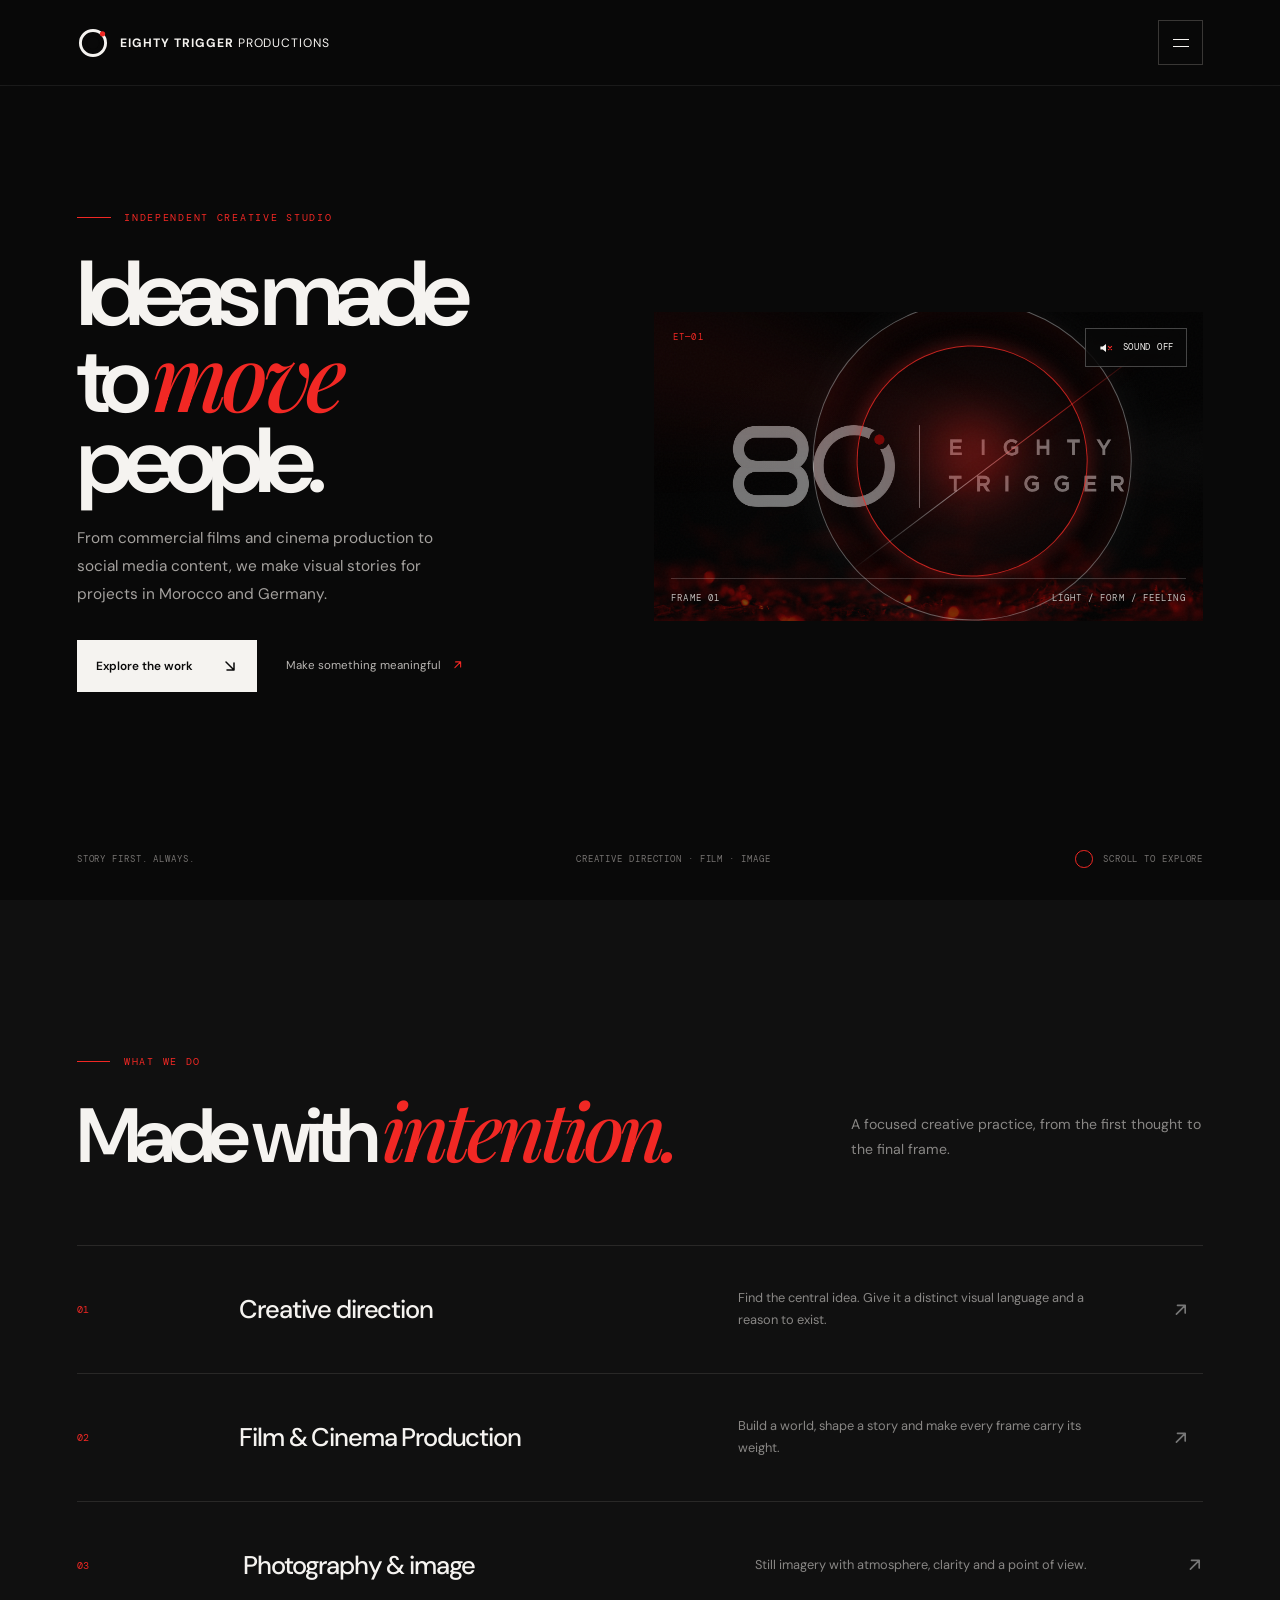
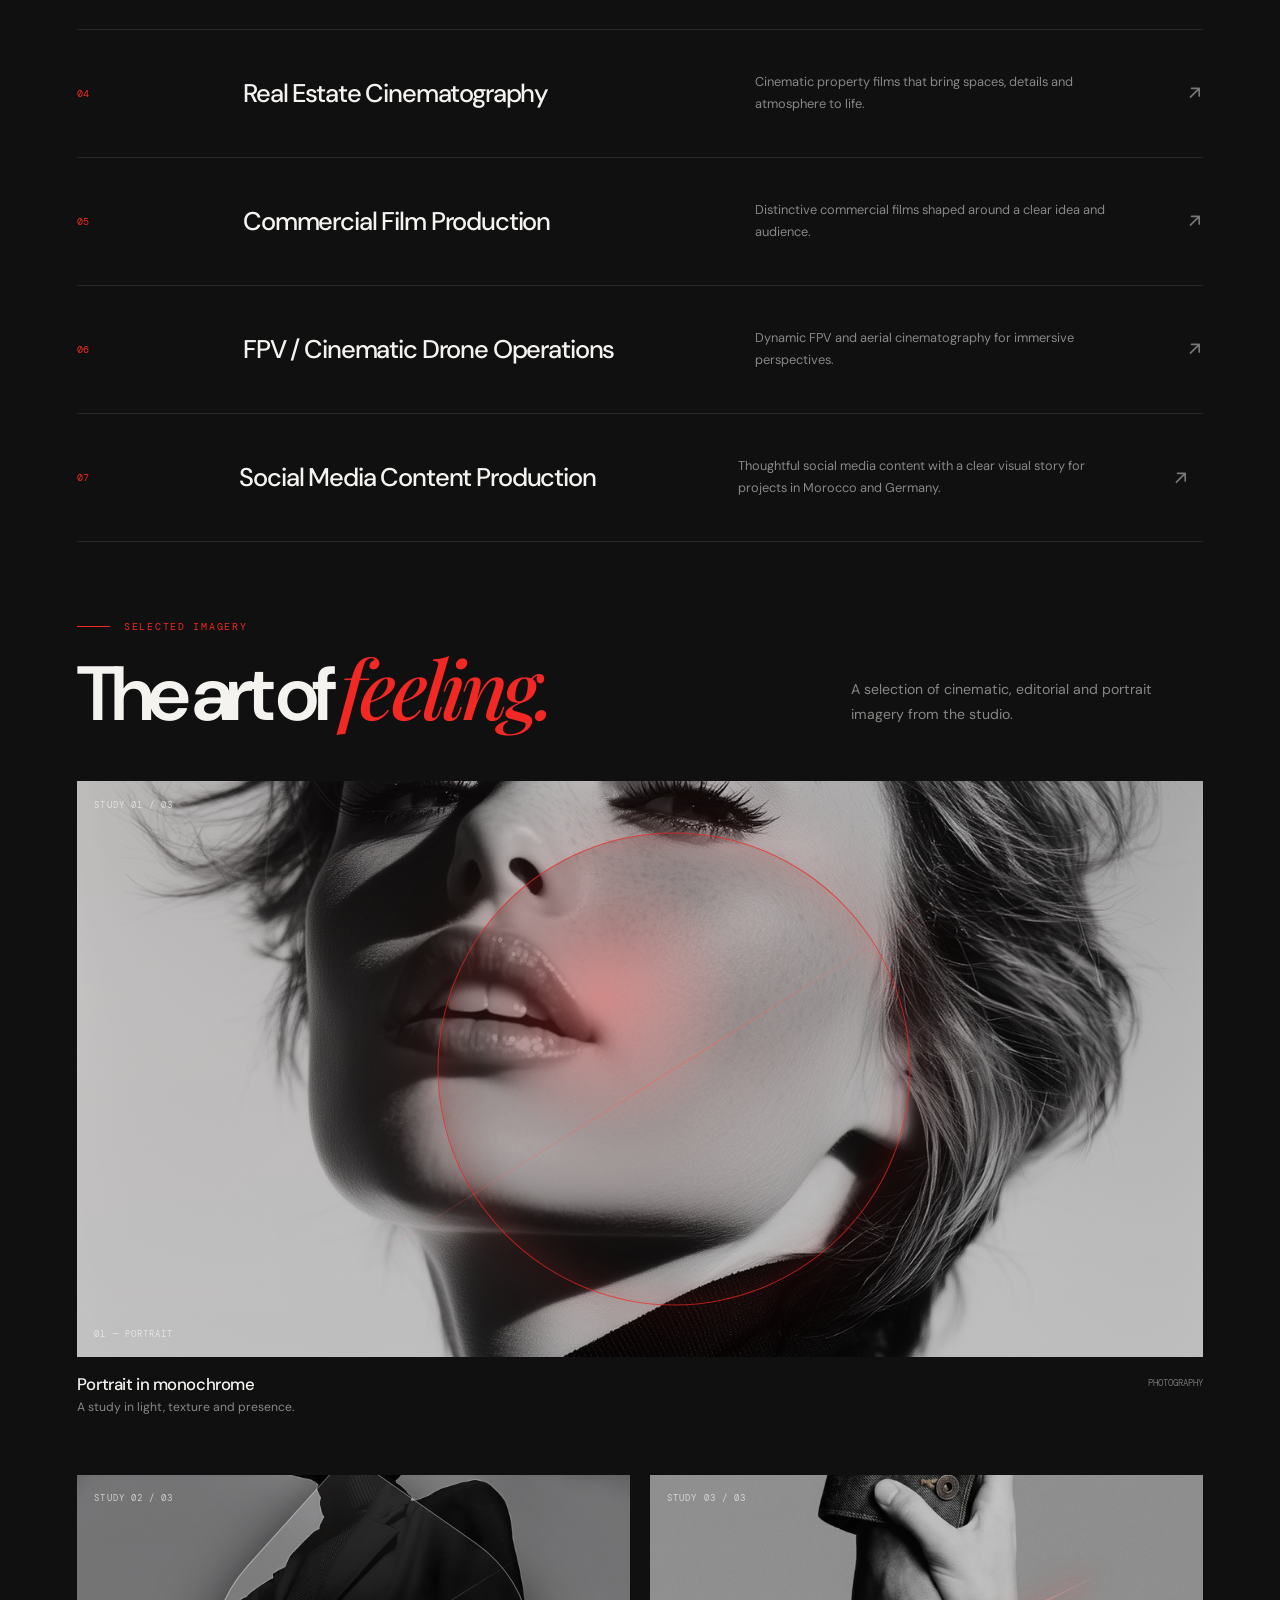
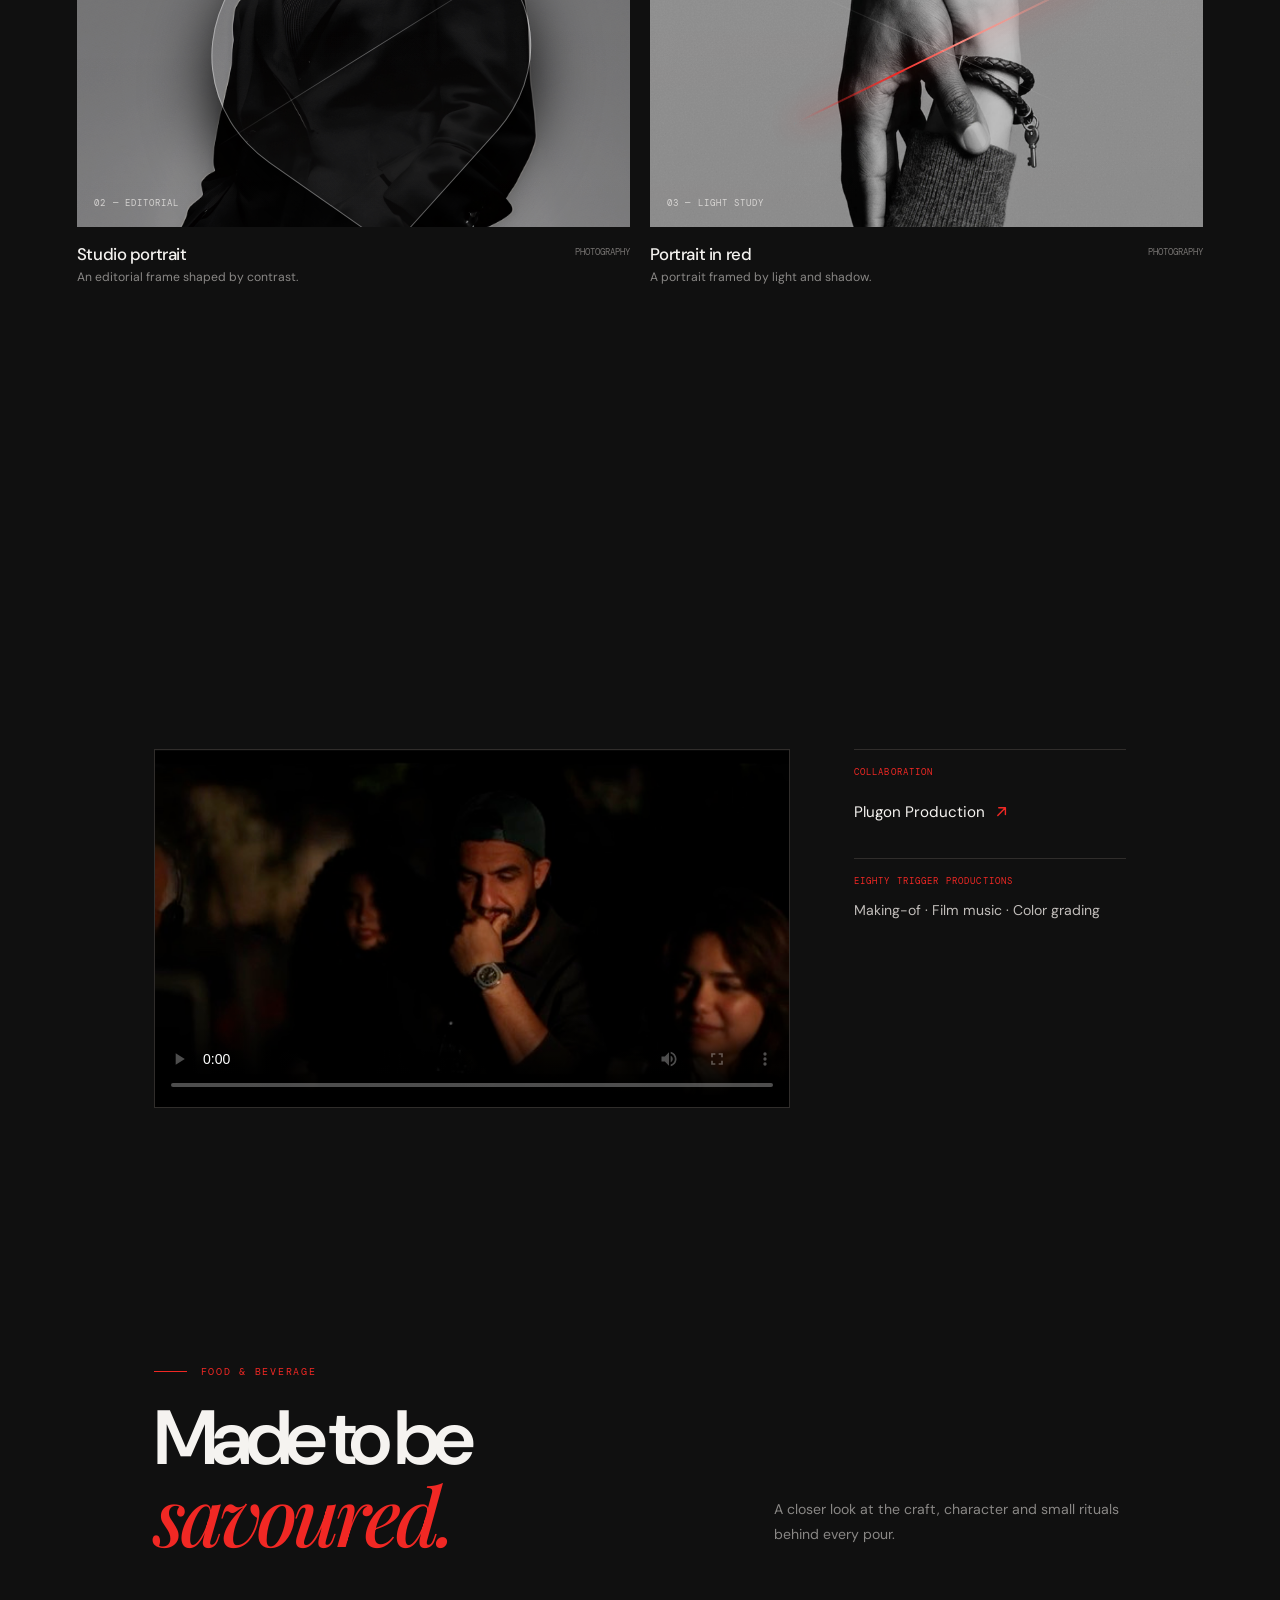
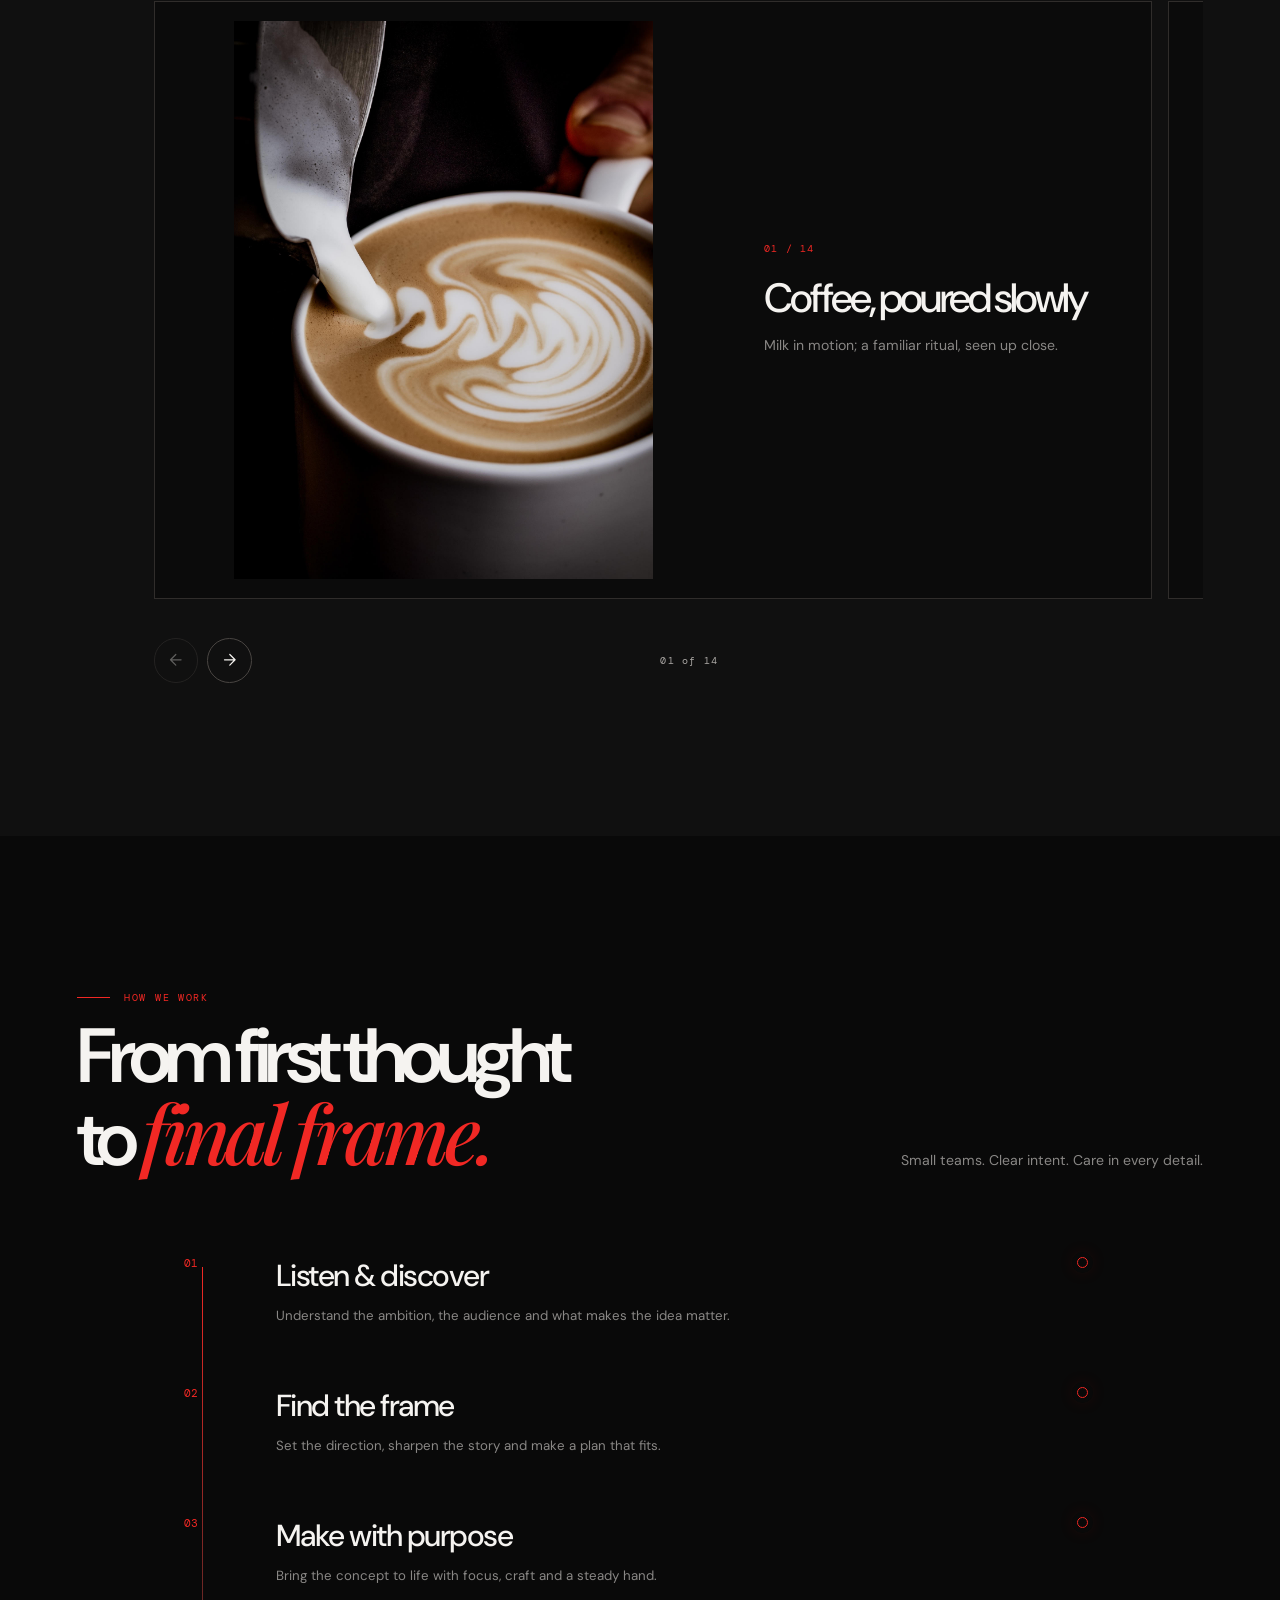
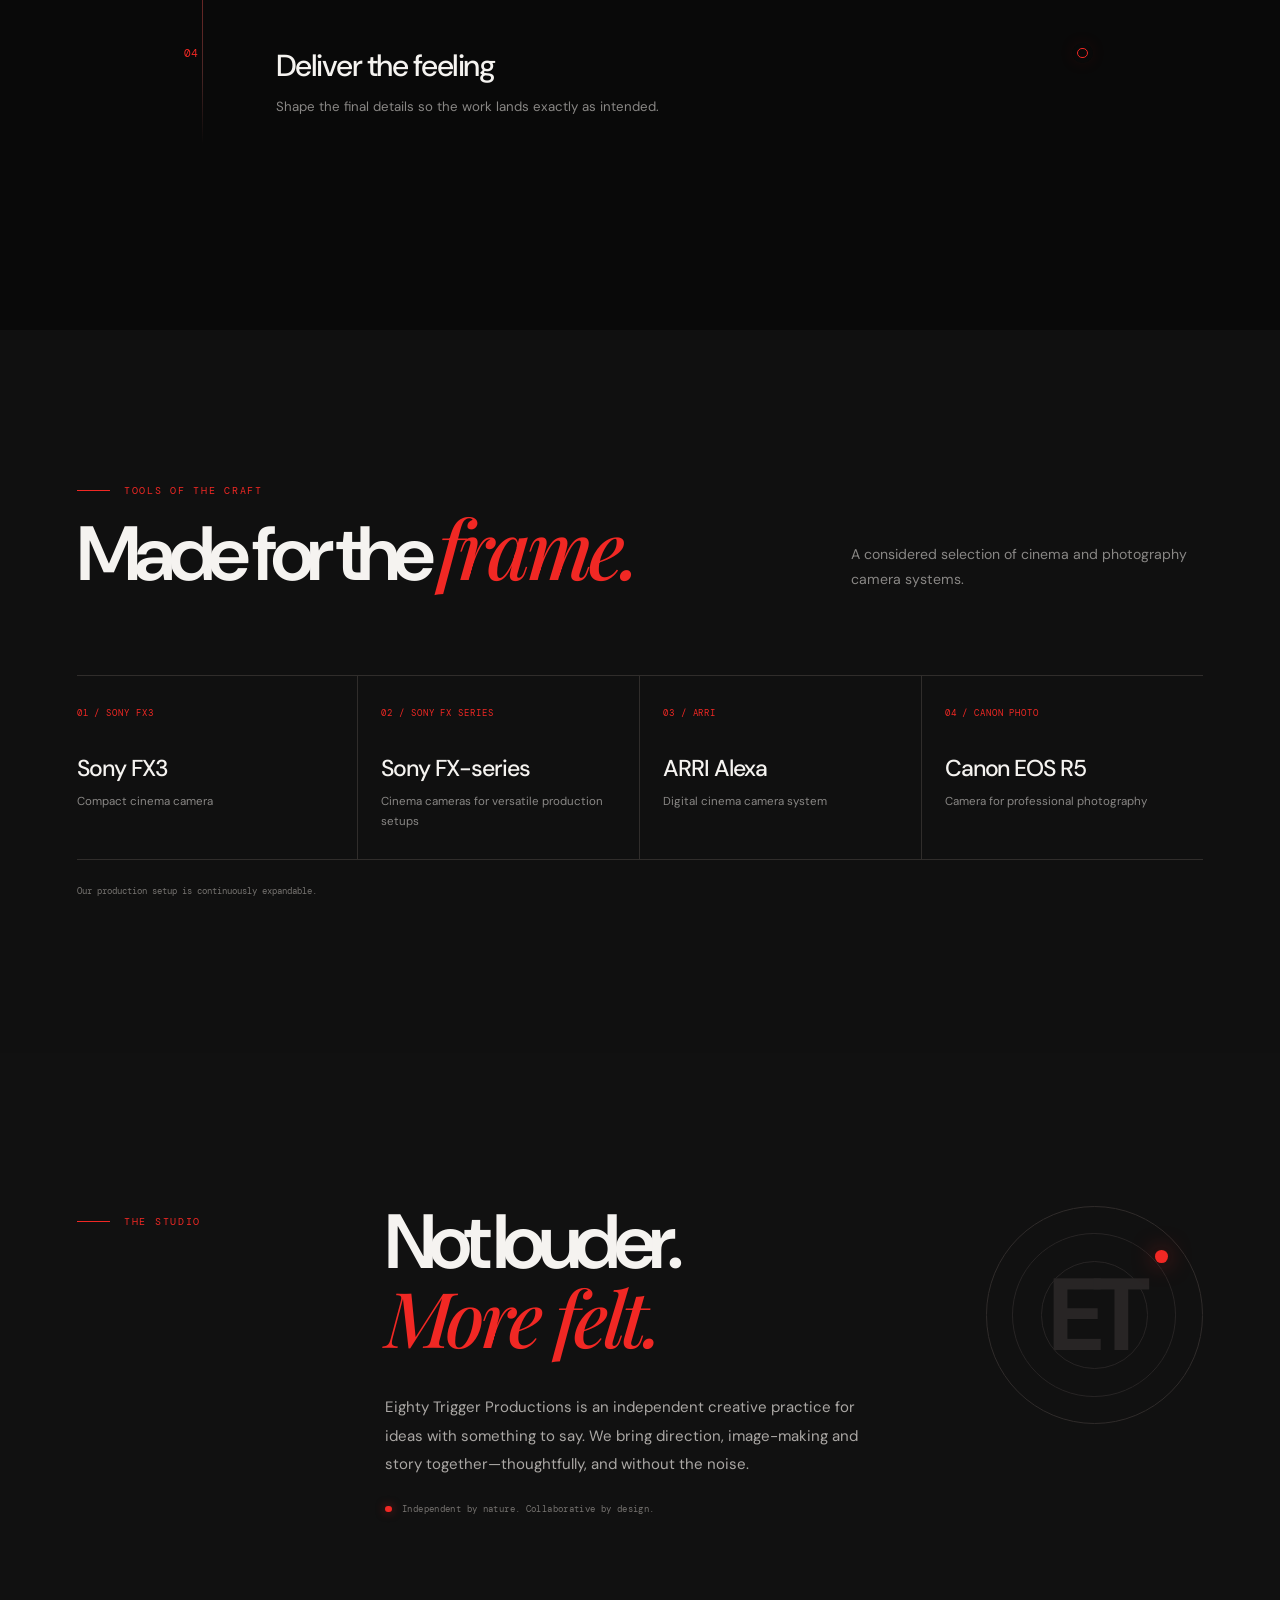
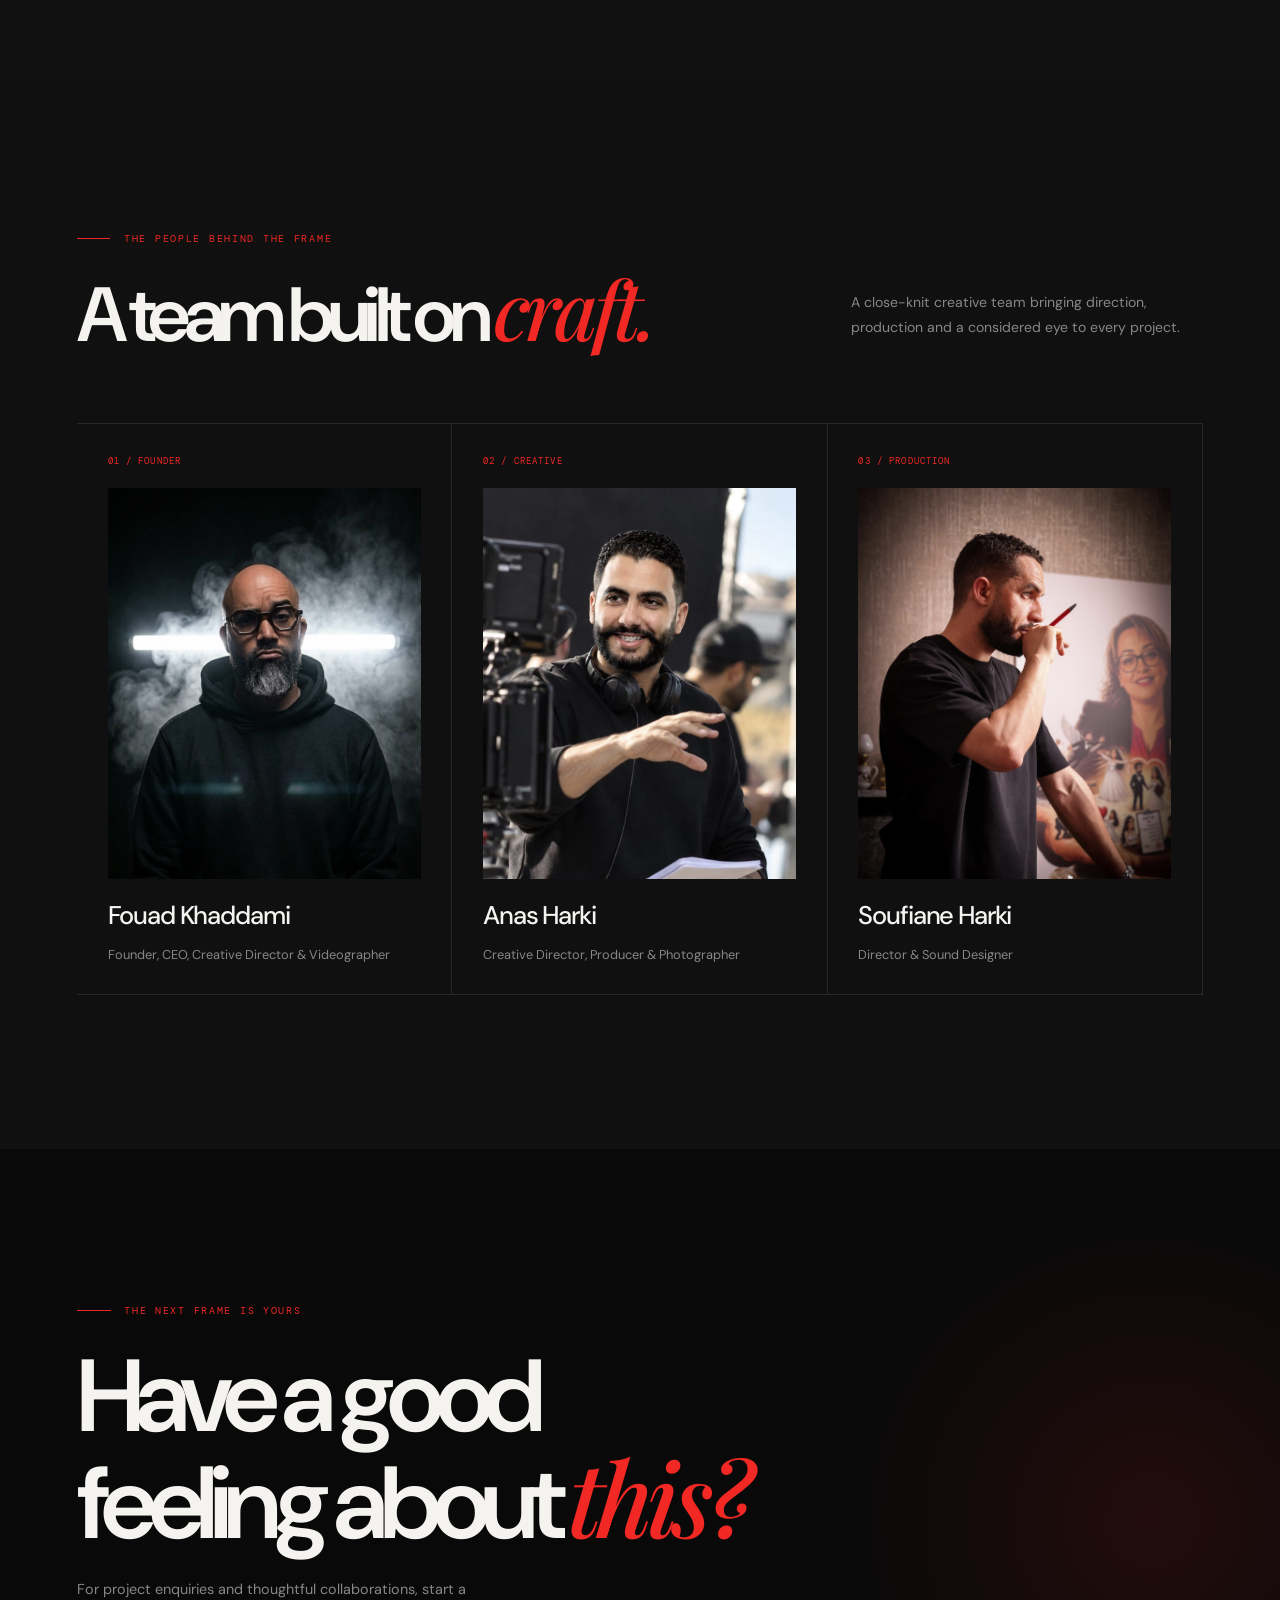
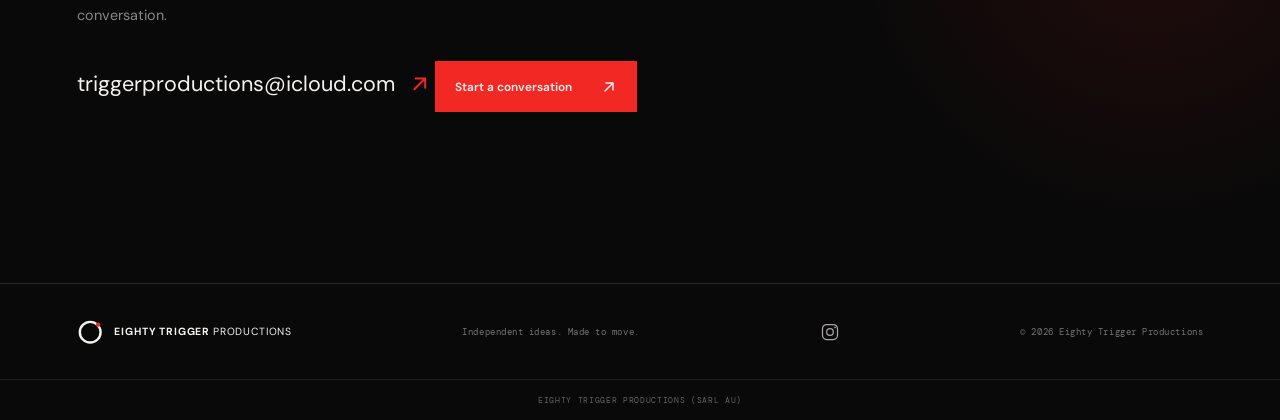
<file: index.html>
<!doctype html>
<html lang="en">
  <head>
    <meta charset="utf-8" />
    <meta name="viewport" content="width=device-width, initial-scale=1" />
    <meta name="theme-color" content="#090909" />
    <meta name="description" content="Commercial film production, cinema and social media content by Eighty Trigger Productions for projects in Morocco and Germany." />
    <title>Film Production in Morocco | Eighty Trigger Productions</title>
    <link rel="canonical" href="https://eightytrigger.com/" />
    <meta property="og:type" content="website" />
    <meta property="og:site_name" content="Eighty Trigger Productions" />
    <meta property="og:title" content="Film Production in Morocco | Eighty Trigger Productions" />
    <meta property="og:description" content="Commercial film production, cinema and social media content by Eighty Trigger Productions for projects in Morocco and Germany." />
    <meta property="og:url" content="https://eightytrigger.com/" />
    <meta property="og:locale" content="en_US" />
    <meta property="og:image" content="https://eightytrigger.com/assets/images/brand-backdrop.jpg" />
    <meta name="twitter:card" content="summary_large_image" />
    <meta name="twitter:title" content="Film Production in Morocco | Eighty Trigger Productions" />
    <meta name="twitter:description" content="Commercial film production, cinema and social media content by Eighty Trigger Productions for projects in Morocco and Germany." />
    <meta name="twitter:image" content="https://eightytrigger.com/assets/images/brand-backdrop.jpg" />
    <script type="application/ld+json">
      {
        "@context": "https://schema.org",
        "@type": "Organization",
        "name": "Eighty Trigger Productions",
        "legalName": "EIGHTY TRIGGER PRODUCTIONS (SARL AU)",
        "url": "https://eightytrigger.com/",
        "email": "triggerproductions@icloud.com",
        "description": "Independent production studio creating commercial films, cinema and social media content for projects in Morocco and Germany.",
        "areaServed": [
          { "@type": "Country", "name": "Morocco" },
          { "@type": "Country", "name": "Germany" }
        ],
        "knowsAbout": [
          "Commercial film production",
          "Cinema production",
          "Film production",
          "Social media content production",
          "Creative direction",
          "Photography"
        ],
        "contactPoint": {
          "@type": "ContactPoint",
          "contactType": "Business enquiries",
          "email": "triggerproductions@icloud.com",
          "availableLanguage": ["English", "German", "French"]
        },
        "sameAs": ["https://www.instagram.com/eighty.trigger.productions/"]
      }
    </script>
    <link rel="icon" href="favicon.svg" type="image/svg+xml" />
    <link rel="preconnect" href="https://fonts.googleapis.com" />
    <link rel="preconnect" href="https://fonts.gstatic.com" crossorigin />
    <link href="https://fonts.googleapis.com/css2?family=DM+Mono:wght@400;500&family=DM+Sans:wght@400;500;600;700&family=Playfair+Display:ital,wght@1,500&display=swap" rel="stylesheet" />
    <link rel="stylesheet" href="styles.css" />
    <script src="translations.js" defer></script>
    <script src="script.js" defer></script>
  </head>
  <body>
    <a class="skip-link" href="#main" data-i18n="skip">Skip to content</a>
    <header class="site-header" id="top">
      <a class="brand" href="#top" aria-label="Eighty Trigger Productions home" data-i18n-aria="brandHome">
        <svg class="brand-mark" viewBox="0 0 42 42" aria-hidden="true">
          <circle class="brand-mark__ring" cx="21" cy="21" r="16.5" />
          <circle class="brand-mark__cut" cx="21" cy="21" r="8" />
          <circle class="brand-mark__dot" cx="33.5" cy="9" r="3.5" />
        </svg>
        <span class="brand-name">Eighty Trigger <span>Productions</span></span>
      </a>
      <button class="menu-toggle" type="button" aria-expanded="false" aria-controls="primary-navigation" aria-label="Open navigation">
        <span></span><span></span>
      </button>
      <nav class="site-nav" id="primary-navigation" aria-label="Main navigation" data-i18n-aria="mainNav">
        <a href="#work" data-i18n="navWork">Selected work</a>
        <a href="#gastronomie" data-i18n="navGastronomie">Gastronomie</a>
        <a href="#services" data-i18n="navServices">What we do</a>
        <a href="#process" data-i18n="navProcess">Approach</a>
        <a href="#equipment" data-i18n="navEquipment">Equipment</a>
        <a href="#team" data-i18n="navTeam">Team</a>
        <a href="#studio" data-i18n="navStudio">Studio</a>
        <label class="language-switcher">
          <span class="sr-only" data-i18n="languageLabel">Select language</span>
          <select id="language-switcher" aria-label="Select language">
            <option value="de">DE</option>
            <option value="en" selected>EN</option>
            <option value="fr">FR</option>
          </select>
        </label>
        <a class="nav-cta" href="#contact"><span data-i18n="navContact">Start a project</span> <svg class="arrow-icon" viewBox="0 0 16 16" aria-hidden="true" focusable="false"><path d="M4 12 12 4M5 4h7v7" /></svg></a>
      </nav>
    </header>

    <main id="main">
      <section class="hero section-shell" aria-labelledby="hero-title">
        <div class="hero-copy">
          <p class="eyebrow"><span class="eyebrow-line"></span><span data-i18n="heroEyebrow">Independent creative studio</span></p>
          <h1 id="hero-title" data-i18n-html="heroTitle">Ideas made<br />to <em>move</em> people.</h1>
          <p class="hero-intro" data-i18n="heroIntro">From commercial films and cinema production to social media content, we make visual stories for projects in Morocco and Germany.</p>
          <div class="hero-actions">
            <a class="button button--light" href="#work"><span data-i18n="heroWorkCta">Explore the work</span> <svg class="arrow-icon" viewBox="0 0 16 16" aria-hidden="true" focusable="false"><path d="M4 4 12 12M5 12h7V5" /></svg></a>
            <a class="text-link" href="mailto:triggerproductions@icloud.com"><span data-i18n="heroContactCta">Make something meaningful</span> <svg class="arrow-icon" viewBox="0 0 16 16" aria-hidden="true" focusable="false"><path d="M4 12 12 4M5 4h7v7" /></svg></a>
          </div>
        </div>
        <div class="hero-art">
          <video class="hero-media" id="hero-video" autoplay muted loop playsinline preload="metadata" poster="assets/images/brand-backdrop.jpg" aria-label="Cinematic film by Eighty Trigger Productions" data-i18n-aria="heroVisualAlt">
            <source src="assets/videos/hero-reel.mp4" type="video/mp4" />
          </video>
          <div class="hero-art__grid"></div>
          <div class="hero-art__halo"></div>
          <div class="hero-art__ring hero-art__ring--outer"></div>
          <div class="hero-art__ring hero-art__ring--inner"></div>
          <div class="hero-art__beam"></div>
          <div class="hero-art__grain"></div>
          <button class="hero-audio-toggle" type="button" aria-controls="hero-video" aria-label="Unmute hero video" aria-pressed="false">
            <svg class="hero-audio-toggle__icon" viewBox="0 0 20 20" aria-hidden="true">
              <path d="M3 8v4h3l4 3V5L6 8H3Z" />
              <path class="hero-audio-toggle__wave" d="M13 7a4 4 0 0 1 0 6M15 4a8 8 0 0 1 0 12" />
              <path class="hero-audio-toggle__slash" d="m13 8 4 4m0-4-4 4" />
            </svg>
            <span data-video-audio-label>Sound off</span>
          </button>
          <span class="hero-art__index">ET—01</span>
          <div class="hero-art__caption"><span data-i18n="heroFrame">Frame 01</span><span data-i18n="heroFrameCaption">Light / Form / Feeling</span></div>
        </div>
        <div class="hero-meta">
          <span data-i18n="heroMeta">Story first. Always.</span>
          <span data-i18n="heroDisciplines">Creative direction · Film · Image</span>
          <a href="#services"><span></span><span data-i18n="scrollExplore">Scroll to explore</span></a>
        </div>
      </section>

      <section class="services section-space" id="services" aria-labelledby="services-title">
        <div class="section-shell">
          <div class="section-heading">
            <div><p class="eyebrow"><span class="eyebrow-line"></span><span data-i18n="servicesEyebrow">What we do</span></p><h2 id="services-title" data-i18n-html="servicesTitle">Made with <em>intention.</em></h2></div>
            <p class="section-note" data-i18n="servicesNote">A focused creative practice, from the first thought to the final frame.</p>
          </div>
          <div class="service-list">
            <article class="service"><span class="service__number">01</span><h3 data-i18n="serviceTitleOne">Creative direction</h3><p data-i18n="serviceDescOne">Find the central idea. Give it a distinct visual language and a reason to exist.</p><a class="service__symbol" href="#work" aria-label="View selected imagery under Creative Direction" data-i18n-aria="serviceOneLinkLabel"><svg class="arrow-icon" viewBox="0 0 16 16" aria-hidden="true" focusable="false"><path d="M4 12 12 4M5 4h7v7" /></svg></a>
            </article>
            <article class="service"><span class="service__number">02</span><h3 data-i18n="serviceTitleTwo">Film &amp; Cinema Production</h3><p data-i18n="serviceDescTwo">Build a world, shape a story and make every frame carry its weight.</p><a class="service__symbol" href="#zwaj-centre" aria-label="Open the Zwaj Centre making-of trailer" data-i18n-aria="serviceTwoLinkLabel"><svg class="arrow-icon" viewBox="0 0 16 16" aria-hidden="true" focusable="false"><path d="M4 12 12 4M5 4h7v7" /></svg></a>
            </article>
            <article class="service"><span class="service__number">03</span><h3 data-i18n="serviceTitleThree">Photography &amp; image</h3><p data-i18n="serviceDescThree">Still imagery with atmosphere, clarity and a point of view.</p><span class="service__symbol" aria-hidden="true"><svg class="arrow-icon" viewBox="0 0 16 16" focusable="false"><path d="M4 12 12 4M5 4h7v7" /></svg></span></article>
            <article class="service"><span class="service__number">04</span><h3 data-i18n="serviceTitleFour">Real Estate Cinematography</h3><p data-i18n="serviceDescFour">Cinematic property films that bring spaces, details and atmosphere to life.</p><span class="service__symbol" aria-hidden="true"><svg class="arrow-icon" viewBox="0 0 16 16" focusable="false"><path d="M4 12 12 4M5 4h7v7" /></svg></span></article>
            <article class="service"><span class="service__number">05</span><h3 data-i18n="serviceTitleFive">Commercial Film Production</h3><p data-i18n="serviceDescFive">Distinctive commercial films shaped around a clear idea and audience.</p><span class="service__symbol" aria-hidden="true"><svg class="arrow-icon" viewBox="0 0 16 16" focusable="false"><path d="M4 12 12 4M5 4h7v7" /></svg></span></article>
            <article class="service"><span class="service__number">06</span><h3 data-i18n="serviceTitleSix">FPV / Cinematic Drone Operations</h3><p data-i18n="serviceDescSix">Dynamic FPV and aerial cinematography for immersive perspectives.</p><span class="service__symbol" aria-hidden="true"><svg class="arrow-icon" viewBox="0 0 16 16" focusable="false"><path d="M4 12 12 4M5 4h7v7" /></svg></span></article>
            <article class="service"><span class="service__number">07</span><h3 data-i18n="serviceTitleSeven">Social Media Content Production</h3><p data-i18n="serviceDescSeven">Thoughtful social media content with a clear visual story for projects in Morocco and Germany.</p><a class="service__symbol" href="#gastronomie" aria-label="Explore the food and beverage work under Social Media Content Production" data-i18n-aria="serviceSevenLinkLabel"><svg class="arrow-icon" viewBox="0 0 16 16" aria-hidden="true" focusable="false"><path d="M4 12 12 4M5 4h7v7" /></svg></a>
            </article>
          </div>
        <div class="service-features">
          <section class="service-feature service-feature--work work" id="work" aria-labelledby="work-title">
                <div class="section-heading">
                  <div><p class="eyebrow"><span class="eyebrow-line"></span><span data-i18n="workEyebrow">Selected imagery</span></p><h2 id="work-title" data-i18n-html="workTitle">The art of <em>feeling.</em></h2></div>
                  <p class="section-note" data-i18n="workNote">A selection of cinematic, editorial and portrait imagery from the studio.</p>
                </div>
                <div class="work-grid">
                  <article class="work-card work-card--wide">
                    <div class="study study--ember">
                      <img class="study__image" src="assets/images/editorial-portrait.png" alt="Black-and-white editorial portrait" data-i18n-alt="workAltOne" loading="lazy" />
                      <span class="study__number" data-i18n="studyOne">STUDY 01 / 03</span><div class="study__shape"></div><div class="study__shine"></div><span class="study__label" data-i18n="workLabelOne">01 — PORTRAIT</span>
                    </div>
                    <div class="work-card__caption"><div><h3 data-i18n="workTitleOne">Portrait in monochrome</h3><p data-i18n="workDescOne">A study in light, texture and presence.</p></div><span class="work-card__type" data-i18n="workTypePhoto">Photography</span></div>
                  </article>
                  <article class="work-card">
                    <div class="study study--stone">
                      <img class="study__image" src="assets/images/studio-editorial.png" alt="Editorial portrait in a dark tailored look" data-i18n-alt="workAltTwo" loading="lazy" />
                      <span class="study__number" data-i18n="studyTwo">STUDY 02 / 03</span><div class="study__shape"></div><div class="study__shine"></div><span class="study__label" data-i18n="workLabelTwo">02 — EDITORIAL</span>
                    </div>
                    <div class="work-card__caption"><div><h3 data-i18n="workTitleTwo">Studio portrait</h3><p data-i18n="workDescTwo">An editorial frame shaped by contrast.</p></div><span class="work-card__type" data-i18n="workTypePhoto">Photography</span></div>
                  </article>
                  <article class="work-card">
                    <div class="study study--signal">
                      <img class="study__image" src="assets/images/portrait-in-red.jpg?v=202610301539" alt="Portrait study in atmospheric red light" data-i18n-alt="workAltThree" loading="lazy" />
                      <span class="study__number" data-i18n="studyThree">STUDY 03 / 03</span><div class="study__shape"></div><div class="study__shine"></div><span class="study__label" data-i18n="workLabelThree">03 — LIGHT STUDY</span>
                    </div>
                    <div class="work-card__caption"><div><h3 data-i18n="workTitleThree">Portrait in red</h3><p data-i18n="workDescThree">A portrait framed by light and shadow.</p></div><span class="work-card__type" data-i18n="workTypePhoto">Photography</span></div>
                  </article>
                </div>
                <p class="work-disclaimer" data-i18n="workDisclaimer">Selected imagery supplied by the studio; project-specific credits are included where available.</p>
              </section>
          <section class="service-feature service-feature--project zwaj-project section-shell section-space" id="zwaj-centre" aria-labelledby="zwaj-centre-title">
                <div class="section-heading">
                  <div><p class="eyebrow"><span class="eyebrow-line"></span><span data-i18n="projectEyebrow">Cinema &amp; Commercials production</span></p><h2 id="zwaj-centre-title" data-i18n="projectTitle">Zwaj Centre</h2></div>
                  <p class="section-note" data-i18n="projectDescription">A short making-of trailer from the shoot.</p>
                </div>
                <div class="zwaj-project__layout">
                  <figure class="zwaj-project__media">
                    <video class="zwaj-project__video" controls playsinline preload="metadata" poster="assets/images/zwaj-centre-set.jpeg" aria-label="Zwaj Centre making-of trailer" data-i18n-aria="projectVideoLabel">
                      <source src="https://github.com/eightytrigger/Eighty-Trigger-Productions/releases/download/zwaj-centre-trailer/zwaj-centre-trailer.mp4" type="video/mp4" />
                      <span data-i18n="projectVideoFallback">Your browser does not support HTML video.</span>
                    </video>
                  </figure>
                  <div class="zwaj-project__credits">
                    <div class="zwaj-project__credit">
                      <span class="zwaj-project__label" data-i18n="projectCollaborationLabel">Collaboration</span>
                      <a class="zwaj-project__link" href="https://www.plugon.ma" target="_blank" rel="noopener noreferrer" aria-label="Visit Plugon Production's website (opens in a new tab)" data-i18n-aria="projectCollaboratorLink">Plugon Production <svg class="arrow-icon" viewBox="0 0 16 16" aria-hidden="true" focusable="false"><path d="M4 12 12 4M5 4h7v7" /></svg></a>
                    </div>
                    <div class="zwaj-project__credit">
                      <span class="zwaj-project__label" data-i18n="projectStudioLabel">Eighty Trigger Productions</span>
                      <p class="zwaj-project__roles" data-i18n="projectRoles">Making-of · Film music · Color grading</p>
                    </div>
                  </div>
                </div>
              </section>
          <section class="service-feature service-feature--gastronomie gastronomie" id="gastronomie" aria-labelledby="gastronomie-title">
                <div class="section-shell">
                  <div class="section-heading">
                    <div><p class="eyebrow"><span class="eyebrow-line"></span><span data-i18n="gastronomieEyebrow">Food &amp; beverage</span></p><h2 id="gastronomie-title" data-i18n-html="gastronomieTitle">Made to be <em>savoured.</em></h2></div>
                    <p class="section-note" data-i18n="gastronomieNote">A closer look at the craft, character and small rituals behind every pour.</p>
                  </div>
                  <div class="gastronomie-carousel">
                    <ul class="gastronomie-track" aria-label="Gastronomy photography" data-i18n-aria="gastronomieCarouselLabel" tabindex="0">
                      <li class="gastronomie-slide" aria-current="true">
                        <figure class="gastronomie-slide__visual"><img src="assets/images/gastronomie-coffee-latte.jpg" alt="Milk being poured into a latte" data-i18n-alt="gastronomieAlt1" loading="lazy" decoding="async" /></figure>
                        <div class="gastronomie-slide__copy"><span class="gastronomie-slide__number">01 / 14</span><h3 data-i18n="gastronomieTitle1">Coffee, poured slowly</h3><p data-i18n="gastronomieText1">Milk in motion; a familiar ritual, seen up close.</p></div>
                      </li>
                      <li class="gastronomie-slide" aria-current="false">
                        <figure class="gastronomie-slide__visual"><img src="assets/images/gastronomie-coffee-art.jpg" alt="A barista finishing a latte art rosetta" data-i18n-alt="gastronomieAlt2" loading="lazy" decoding="async" /></figure>
                        <div class="gastronomie-slide__copy"><span class="gastronomie-slide__number">02 / 14</span><h3 data-i18n="gastronomieTitle2">A moment of craft</h3><p data-i18n="gastronomieText2">The quiet precision behind the perfect cup.</p></div>
                      </li>
                      <li class="gastronomie-slide" aria-current="false">
                        <figure class="gastronomie-slide__visual"><img src="assets/images/gastronomie-cocktail-pour.jpg" alt="An amber drink being poured into a glass" data-i18n-alt="gastronomieAlt3" loading="lazy" decoding="async" /></figure>
                        <div class="gastronomie-slide__copy"><span class="gastronomie-slide__number">03 / 14</span><h3 data-i18n="gastronomieTitle3">The first pour</h3><p data-i18n="gastronomieText3">An amber pour sets the evening in motion.</p></div>
                      </li>
                      <li class="gastronomie-slide" aria-current="false">
                        <figure class="gastronomie-slide__visual"><img src="assets/images/gastronomie-cocktail-citrus.jpg" alt="A bartender stirring a citrus-garnished cocktail" data-i18n-alt="gastronomieAlt4" loading="lazy" decoding="async" /></figure>
                        <div class="gastronomie-slide__copy"><span class="gastronomie-slide__number">04 / 14</span><h3 data-i18n="gastronomieTitle4">A touch of citrus</h3><p data-i18n="gastronomieText4">Stirred, finished and ready to be remembered.</p></div>
                      </li>
                      <li class="gastronomie-slide" aria-current="false">
                        <figure class="gastronomie-slide__visual"><img src="assets/images/gastronomie-cocktail-ice.jpg" alt="A drink poured over ice into a glass" data-i18n-alt="gastronomieAlt5" loading="lazy" decoding="async" /></figure>
                        <div class="gastronomie-slide__copy"><span class="gastronomie-slide__number">05 / 14</span><h3 data-i18n="gastronomieTitle5">The art of clarity</h3><p data-i18n="gastronomieText5">Ice, light and a measured pour come together.</p></div>
                      </li>
                      <li class="gastronomie-slide" aria-current="false">
                        <figure class="gastronomie-slide__visual"><img src="assets/images/gastronomie-cocktail-service.jpg" alt="A finished cocktail being served across a bar" data-i18n-alt="gastronomieAlt6" loading="lazy" decoding="async" /></figure>
                        <div class="gastronomie-slide__copy"><span class="gastronomie-slide__number">06 / 14</span><h3 data-i18n="gastronomieTitle6">Ready to serve</h3><p data-i18n="gastronomieText6">The final details make every drink feel considered.</p></div>
                      </li>
                      <li class="gastronomie-slide" aria-current="false">
                        <figure class="gastronomie-slide__visual"><img src="assets/images/gastronomie-cocktail-measure.jpg" alt="A measured pour into a cut-crystal mixing glass" data-i18n-alt="gastronomieAlt7" loading="lazy" decoding="async" /></figure>
                        <div class="gastronomie-slide__copy"><span class="gastronomie-slide__number">07 / 14</span><h3 data-i18n="gastronomieTitle7">Precision in every measure</h3><p data-i18n="gastronomieText7">The rhythm of the bar, captured in a single pour.</p></div>
                      </li>
                      <li class="gastronomie-slide" aria-current="false">
                        <figure class="gastronomie-slide__visual"><img src="assets/images/gastronomie-cocktail-garnish.jpg" alt="A bartender finishing a cocktail with a citrus twist" data-i18n-alt="gastronomieAlt8" loading="lazy" decoding="async" /></figure>
                        <div class="gastronomie-slide__copy"><span class="gastronomie-slide__number">08 / 14</span><h3 data-i18n="gastronomieTitle8">A final flourish</h3><p data-i18n="gastronomieText8">A little citrus turns the last detail into the first impression.</p></div>
                      </li>
                      <li class="gastronomie-slide" aria-current="false">
                        <figure class="gastronomie-slide__visual"><img src="assets/images/gastronomie-cocktail-stir.jpg" alt="A bartender stirring a glass filled with ice" data-i18n-alt="gastronomieAlt9" loading="lazy" decoding="async" /></figure>
                        <div class="gastronomie-slide__copy"><span class="gastronomie-slide__number">09 / 14</span><h3 data-i18n="gastronomieTitle9">The perfect balance</h3><p data-i18n="gastronomieText9">Stirring brings texture, temperature and flavour into focus.</p></div>
                      </li>
                      <li class="gastronomie-slide" aria-current="false">
                        <figure class="gastronomie-slide__visual"><img src="assets/images/gastronomie-cocktail-finish.jpg" alt="A pink cocktail being strained into a coupe glass" data-i18n-alt="gastronomieAlt10" loading="lazy" decoding="async" /></figure>
                        <div class="gastronomie-slide__copy"><span class="gastronomie-slide__number">10 / 14</span><h3 data-i18n="gastronomieTitle10">A softer side</h3><p data-i18n="gastronomieText10">A delicate finish, shaped by colour and craft.</p></div>
                      </li>
                      <li class="gastronomie-slide" aria-current="false">
                        <figure class="gastronomie-slide__visual"><img src="assets/images/gastronomie-cocktail-serve.jpg" alt="A hand offering a red cocktail at the bar" data-i18n-alt="gastronomieAlt11" loading="lazy" decoding="async" /></figure>
                        <div class="gastronomie-slide__copy"><span class="gastronomie-slide__number">11 / 14</span><h3 data-i18n="gastronomieTitle11">An invitation</h3><p data-i18n="gastronomieText11">A finished drink, passed across the bar.</p></div>
                      </li>
                      <li class="gastronomie-slide" aria-current="false">
                        <figure class="gastronomie-slide__visual"><img src="assets/images/gastronomie-cocktail-raspberry.jpg" alt="A raspberry cocktail topped with a pale foam" data-i18n-alt="gastronomieAlt12" loading="lazy" decoding="async" /></figure>
                        <div class="gastronomie-slide__copy"><span class="gastronomie-slide__number">12 / 14</span><h3 data-i18n="gastronomieTitle12">Something bright</h3><p data-i18n="gastronomieText12">Raspberry, foam and a moment made to linger.</p></div>
                      </li>
                      <li class="gastronomie-slide" aria-current="false">
                        <figure class="gastronomie-slide__visual"><img src="assets/images/gastronomie-champagne.jpg" alt="Champagne poured into a glass in a softly lit bar" data-i18n-alt="gastronomieAlt13" loading="lazy" decoding="async" /></figure>
                        <div class="gastronomie-slide__copy"><span class="gastronomie-slide__number">13 / 14</span><h3 data-i18n="gastronomieTitle13">A reason to celebrate</h3><p data-i18n="gastronomieText13">A sparkling pour, set against the warmth of the room.</p></div>
                      </li>
                      <li class="gastronomie-slide" aria-current="false">
                        <figure class="gastronomie-slide__visual"><img src="assets/images/gastronomie-croissant.jpg" alt="A croissant served with cappuccino" data-i18n-alt="gastronomieAlt14" loading="lazy" decoding="async" /></figure>
                        <div class="gastronomie-slide__copy"><span class="gastronomie-slide__number">14 / 14</span><h3 data-i18n="gastronomieTitle14">A sweet interlude</h3><p data-i18n="gastronomieText14">A croissant and cappuccino, made for a slower morning.</p></div>
                      </li>
                    </ul>
                    <div class="gastronomie-controls">
                      <div class="gastronomie-controls__buttons">
                        <button class="gastronomie-control" type="button" data-gastronomie-previous aria-label="Previous image" data-i18n-aria="gastronomiePrevious" disabled>
                          <svg viewBox="0 0 20 20" aria-hidden="true" focusable="false"><path d="M16 10H4m0 0 6-6m-6 6 6 6" /></svg>
                        </button>
                        <button class="gastronomie-control" type="button" data-gastronomie-next aria-label="Next image" data-i18n-aria="gastronomieNext">
                          <svg viewBox="0 0 20 20" aria-hidden="true" focusable="false"><path d="M4 10h12m0 0-6-6m6 6-6 6" /></svg>
                        </button>
                      </div>
                      <p class="gastronomie-status" data-gastronomie-status aria-live="polite" aria-atomic="true">01 / 14</p>
                      <div class="gastronomie-progress" aria-hidden="true"><span data-gastronomie-progress></span></div>
                    </div>
                  </div>
                </div>
              </section>
        </div>
        </div>
      </section>

      <section class="process section-shell section-space" id="process" aria-labelledby="process-title">
        <div class="section-heading">
          <div><p class="eyebrow"><span class="eyebrow-line"></span><span data-i18n="processEyebrow">How we work</span></p><h2 id="process-title" data-i18n-html="processTitle">From first thought<br />to <em>final frame.</em></h2></div>
          <p class="section-note" data-i18n="processNote">Small teams. Clear intent. Care in every detail.</p>
        </div>
        <ol class="process-list">
          <li class="process-step"><span class="process-step__number">01</span><div><h3 data-i18n="processTitleOne">Listen &amp; discover</h3><p data-i18n="processDescOne">Understand the ambition, the audience and what makes the idea matter.</p></div><span class="process-step__marker" aria-hidden="true"></span></li>
          <li class="process-step"><span class="process-step__number">02</span><div><h3 data-i18n="processTitleTwo">Find the frame</h3><p data-i18n="processDescTwo">Set the direction, sharpen the story and make a plan that fits.</p></div><span class="process-step__marker" aria-hidden="true"></span></li>
          <li class="process-step"><span class="process-step__number">03</span><div><h3 data-i18n="processTitleThree">Make with purpose</h3><p data-i18n="processDescThree">Bring the concept to life with focus, craft and a steady hand.</p></div><span class="process-step__marker" aria-hidden="true"></span></li>
          <li class="process-step"><span class="process-step__number">04</span><div><h3 data-i18n="processTitleFour">Deliver the feeling</h3><p data-i18n="processDescFour">Shape the final details so the work lands exactly as intended.</p></div><span class="process-step__marker" aria-hidden="true"></span></li>
        </ol>
      </section>

      <section class="equipment section-space" id="equipment" aria-labelledby="equipment-title">
        <div class="section-shell">
          <div class="section-heading">
            <div><p class="eyebrow"><span class="eyebrow-line"></span><span data-i18n="equipmentEyebrow">Tools of the craft</span></p><h2 id="equipment-title" data-i18n-html="equipmentTitle">Made for the <em>frame.</em></h2></div>
            <p class="section-note" data-i18n="equipmentNote">Cinema and photography references for the craft, care and kit behind the image.</p>
          </div>
          <div class="equipment-grid">
            <article class="equipment-card">
              <span class="equipment-card__number" data-i18n="equipmentLabelFx3">01 / SONY FX3</span>
              <h3 data-i18n="equipmentModelFx3">Sony FX3</h3>
              <p data-i18n="equipmentDescFx3">Compact cinema camera</p>
            </article>
            <article class="equipment-card">
              <span class="equipment-card__number" data-i18n="equipmentLabelFxSeries">02 / SONY FX SERIES</span>
              <h3 data-i18n="equipmentModelFxSeries">Sony FX-series</h3>
              <p data-i18n="equipmentDescFxSeries">Cinema cameras for versatile production setups</p>
            </article>
            <article class="equipment-card">
              <span class="equipment-card__number" data-i18n="equipmentLabelArri">03 / ARRI</span>
              <h3 data-i18n="equipmentModelArri">ARRI Alexa</h3>
              <p data-i18n="equipmentDescArri">Digital cinema camera system</p>
            </article>
            <article class="equipment-card">
              <span class="equipment-card__number" data-i18n="equipmentLabelCanonPhoto">04 / CANON PHOTO</span>
              <h3 data-i18n="equipmentModelR5">Canon EOS R5</h3>
              <p data-i18n="equipmentDescR5">Camera for professional photography</p>
            </article>
          </div>
          <p class="equipment-disclaimer" data-i18n="equipmentDisclaimer">Our production setup is continuously expandable.</p>
        </div>
      </section>

      <section class="studio section-space" id="studio" aria-labelledby="studio-title">
        <div class="section-shell studio-layout">
          <p class="eyebrow"><span class="eyebrow-line"></span><span data-i18n="studioEyebrow">The studio</span></p>
          <div>
            <h2 id="studio-title" data-i18n-html="studioTitle">Not louder.<br /><em>More felt.</em></h2>
            <p class="studio-copy" data-i18n="studioCopy">Eighty Trigger Productions is an independent creative practice for ideas with something to say. We bring direction, image-making and story together—thoughtfully, and without the noise.</p>
            <p class="studio-footnote"><span class="red-dot"></span><span data-i18n="studioFootnote">Independent by nature. Collaborative by design.</span></p>
          </div>
          <div class="studio-mark" aria-hidden="true"><span>ET</span><i></i></div>
        </div>
      </section>

      <section class="team section-shell section-space" id="team" aria-labelledby="team-title">
        <div class="section-heading">
          <div><p class="eyebrow"><span class="eyebrow-line"></span><span data-i18n="teamEyebrow">The people behind the frame</span></p><h2 id="team-title" data-i18n-html="teamTitle">A team built on <em>craft.</em></h2></div>
          <p class="section-note" data-i18n="teamNote">A close-knit creative team bringing direction, production and a considered eye to every project.</p>
        </div>
        <div class="team-grid">
          <article class="team-member">
            <span class="team-member__number" data-i18n="teamLabelFouad">01 / FOUNDER</span>
            <img class="team-member__portrait" src="assets/images/team-fouad.jpg?v=20261030" alt="Portrait of Fouad Khaddami" data-i18n-alt="teamAltFouad" loading="lazy" />
            <h3>Fouad Khaddami</h3>
            <p data-i18n="roleFouad">Founder, CEO, Creative Director &amp; Videographer</p>
          </article>
          <article class="team-member">
            <span class="team-member__number" data-i18n="teamLabelAnas">02 / CREATIVE</span>
            <img class="team-member__portrait" src="assets/images/team-anas.jpg?v=20261030" alt="Portrait of Anas Harki" data-i18n-alt="teamAltAnas" loading="lazy" />
            <h3>Anas Harki</h3>
            <p data-i18n="roleAnas">Creative Director, Producer &amp; Photographer</p>
          </article>
          <article class="team-member">
            <span class="team-member__number" data-i18n="teamLabelSoufiane">03 / PRODUCTION</span>
            <img class="team-member__portrait" src="assets/images/team-soufiane.jpg?v=20261030" alt="Portrait of Soufiane Harki" data-i18n-alt="teamAltSoufiane" loading="lazy" />
            <h3>Soufiane Harki</h3>
            <p data-i18n="roleSoufiane">Director &amp; Sound Designer</p>
          </article>
        </div>
      </section>

      <section class="contact section-shell section-space" id="contact" aria-labelledby="contact-title">
        <p class="eyebrow"><span class="eyebrow-line"></span><span data-i18n="contactEyebrow">The next frame is yours</span></p>
        <h2 id="contact-title" data-i18n-html="contactTitle">Have a good<br />feeling about <em>this?</em></h2>
        <p data-i18n="contactCopy">For project enquiries and thoughtful collaborations, start a conversation.</p>
        <a class="contact-email" href="mailto:triggerproductions@icloud.com">triggerproductions@icloud.com <svg class="arrow-icon" viewBox="0 0 16 16" aria-hidden="true" focusable="false"><path d="M4 12 12 4M5 4h7v7" /></svg></a>
        <a class="button button--red" href="mailto:triggerproductions@icloud.com"><span data-i18n="contactCta">Start a conversation</span> <svg class="arrow-icon" viewBox="0 0 16 16" aria-hidden="true" focusable="false"><path d="M4 12 12 4M5 4h7v7" /></svg></a>
      </section>
    </main>

    <footer class="site-footer section-shell">
      <a class="brand" href="#top" aria-label="Eighty Trigger Productions home" data-i18n-aria="brandHome">
        <svg class="brand-mark" viewBox="0 0 42 42" aria-hidden="true"><circle class="brand-mark__ring" cx="21" cy="21" r="16.5" /><circle class="brand-mark__cut" cx="21" cy="21" r="8" /><circle class="brand-mark__dot" cx="33.5" cy="9" r="3.5" /></svg>
        <span class="brand-name">Eighty Trigger <span>Productions</span></span>
      </a>
      <p data-i18n="footerLine">Independent ideas. Made to move.</p>
      <a class="footer-social" href="https://www.instagram.com/eighty.trigger.productions?cplk=MXhmZ3E1aDJrMWxwMg%3D%3D&amp;utm_source=qr" target="_blank" rel="noopener noreferrer" aria-label="Instagram" data-i18n-aria="instagramLabel">
        <svg viewBox="0 0 24 24" aria-hidden="true" focusable="false"><rect x="3" y="3" width="18" height="18" rx="5" /><circle cx="12" cy="12" r="4" /><circle class="footer-social__dot" cx="18" cy="6.5" r="1" /></svg>
      </a>
      <span class="footer-year">© <span id="year">2026</span> <span data-i18n="footerName">Eighty Trigger Productions</span></span>
    </footer>
    <div class="legal-footer" data-i18n="legalName">EIGHTY TRIGGER PRODUCTIONS (SARL AU)</div>
  </body>
</html>
</file>
<file: styles.css>
:root {
  color-scheme: dark;
  --black: #090909;
  --panel: #101010;
  --white: #f5f3f0;
  --muted: #898785;
  --line: #292827;
  --red: #f12824;
  --mono: "DM Mono", monospace;
  --sans: "DM Sans", sans-serif;
  --serif: "Playfair Display", Georgia, serif;
  --gutter: clamp(1.25rem, 6vw, 6.5rem);
}

* { box-sizing: border-box; }
html { scroll-behavior: smooth; scroll-padding-top: 6rem; }
body { min-width: 320px; margin: 0; background: var(--black); color: var(--white); font-family: var(--sans); -webkit-font-smoothing: antialiased; }
::selection { background: var(--red); color: var(--white); }
a { color: inherit; text-decoration: none; }
button { font: inherit; }
.skip-link { position: fixed; z-index: 20; top: 1rem; left: 1rem; padding: .8rem 1rem; background: var(--white); color: var(--black); transform: translateY(-180%); }
.skip-link:focus { transform: translateY(0); }

.site-header { position: sticky; z-index: 10; top: 0; display: flex; min-height: 5.4rem; align-items: center; justify-content: space-between; gap: clamp(1rem, 2vw, 2rem); padding: 0 var(--gutter); border-bottom: 1px solid rgba(255,255,255,.07); background: rgba(9,9,9,.88); backdrop-filter: blur(18px); }
.brand { display: inline-flex; align-items: center; gap: .7rem; }
.brand-mark { width: 2rem; height: 2rem; overflow: visible; }
.brand-mark__ring { fill: none; stroke: var(--white); stroke-width: 3.8; }
.brand-mark__cut { fill: var(--black); }
.brand-mark__dot { fill: var(--red); }
.brand-name { white-space: nowrap; font-size: .76rem; font-weight: 700; letter-spacing: .08em; text-transform: uppercase; }
.brand-name span { font-weight: 400; }
.site-nav { display: flex; align-items: center; gap: clamp(1.2rem, 3vw, 3rem); }
.site-nav a:not(.nav-cta) { color: #b6b3b0; font-family: var(--mono); font-size: .65rem; letter-spacing: .1em; text-transform: uppercase; transition: color .2s ease; white-space: nowrap; }
.site-nav a:hover, .site-nav a:focus-visible { color: var(--white); }
.nav-cta { display: inline-flex; min-height: 2.8rem; align-items: center; gap: 1.1rem; padding: 0 1.1rem; border: 1px solid #52504d; font-size: .7rem; transition: border-color .2s ease, background .2s ease; white-space: nowrap; }
.nav-cta:hover { border-color: var(--red); background: rgba(241,40,36,.12); }
.nav-cta .arrow-icon { color: var(--red); font-size: 1rem; }
.arrow-icon { display: inline-block; width: 1em; height: 1em; flex: 0 0 auto; fill: none; stroke: currentColor; stroke-width: 1.5; stroke-linecap: round; stroke-linejoin: round; vertical-align: -.12em; }
.menu-toggle { display: none; }
.language-switcher { display: flex; align-items: center; }
.language-switcher select { min-height: 2.45rem; padding: 0 .6rem; border: 1px solid #3b3937; border-radius: 0; background: #101010; color: var(--white); font-family: var(--mono); font-size: .63rem; letter-spacing: .08em; cursor: pointer; }
.sr-only { position: absolute; width: 1px; height: 1px; padding: 0; overflow: hidden; clip: rect(0,0,0,0); white-space: nowrap; border: 0; }
.section-shell { padding-right: var(--gutter); padding-left: var(--gutter); }
.section-space { padding-top: clamp(6rem, 12vw, 11rem); padding-bottom: clamp(6rem, 12vw, 11rem); }
.headline-motion-enabled .section-heading h2, .headline-motion-enabled .studio h2, .headline-motion-enabled .contact h2 { transform: translate3d(0, var(--headline-parallax-y, 0), 0); will-change: transform; }
.scroll-reveal-enabled .scroll-reveal { opacity: 0; transform: translate3d(0, 1.5rem, 0) scale(.99); transition: opacity .7s cubic-bezier(.2,.7,.2,1), transform .8s cubic-bezier(.2,.7,.2,1); }
.scroll-reveal-enabled .scroll-reveal.is-visible { opacity: 1; transform: translate3d(0, 0, 0) scale(1); }
.work-card:nth-child(2), .service:nth-child(2), .process-step:nth-child(2), .equipment-card:nth-child(2), .team-member:nth-child(2) { transition-delay: 80ms; }
.work-card:nth-child(3), .service:nth-child(3), .process-step:nth-child(3), .equipment-card:nth-child(3), .team-member:nth-child(3) { transition-delay: 150ms; }
.service:nth-child(4), .process-step:nth-child(4), .equipment-card:nth-child(4) { transition-delay: 210ms; }
.service:nth-child(5) { transition-delay: 270ms; }
.service:nth-child(6) { transition-delay: 330ms; }

.hero { position: relative; display: grid; min-height: min(52rem, calc(100svh - 5.4rem)); grid-template-columns: minmax(0, .94fr) minmax(20rem, 1.06fr); align-items: center; column-gap: clamp(2rem, 7vw, 8rem); padding-top: 3.7rem; padding-bottom: 7rem; }
.hero-copy { position: relative; z-index: 2; padding-bottom: 2rem; }
.eyebrow { display: flex; align-items: center; gap: .85rem; margin: 0 0 1.8rem; color: var(--red); font-family: var(--mono); font-size: .63rem; letter-spacing: .17em; line-height: 1.5; text-transform: uppercase; }
.eyebrow-line { display: inline-block; width: 2.1rem; height: 1px; background: var(--red); }
h1, h2, h3, p { margin-top: 0; }
.hero h1 { max-width: 10ch; margin-bottom: 1.5rem; font-size: clamp(4rem, 7.2vw, 7rem); font-weight: 600; letter-spacing: -.09em; line-height: .87; }
h1 em, h2 em { color: var(--red); font-family: var(--serif); font-weight: 500; letter-spacing: -.06em; }
.hero-intro { max-width: 25rem; margin-bottom: 2rem; color: #a4a19e; font-size: clamp(.95rem, 1.2vw, 1.08rem); line-height: 1.8; }
.hero-actions { display: flex; flex-wrap: wrap; align-items: center; gap: 1.2rem 1.8rem; }
.button { display: inline-flex; min-height: 3.2rem; align-items: center; justify-content: center; gap: 1.8rem; padding: 0 1.2rem; font-size: .74rem; font-weight: 600; transition: background .2s ease, color .2s ease, transform .2s ease; }
.button:hover { transform: translateY(-2px); }
.button--light { background: var(--white); color: var(--black); }
.button--light:hover { background: #d7d4d0; }
.button--light .arrow-icon, .button--red .arrow-icon { font-size: 1rem; }
.text-link { color: #b8b5b2; font-size: .72rem; }
.text-link .arrow-icon { margin-left: .5rem; color: var(--red); }

.hero-art { position: relative; aspect-ratio: 16 / 9; overflow: hidden; isolation: isolate; background: radial-gradient(ellipse at 68% 45%, rgba(73,24,22,.55), transparent 25%), radial-gradient(ellipse at 53% 54%, #1a1717 0, #111 35%, #0a0a0a 74%); }
.hero-media { position: absolute; z-index: -2; inset: 0; width: 100%; height: 100%; object-fit: cover; opacity: .76; filter: brightness(.58) contrast(1.08); }
.hero-art::before { position: absolute; z-index: -1; inset: -20%; background: conic-gradient(from 220deg at 65% 48%, transparent 0 13%, rgba(241,40,36,.08) 18%, transparent 24% 58%, rgba(255,255,255,.035) 64%, transparent 68%); content: ""; filter: blur(22px); }
.hero-art__grid { position: absolute; inset: 0; background-image: linear-gradient(rgba(255,255,255,.045) 1px, transparent 1px), linear-gradient(90deg, rgba(255,255,255,.045) 1px, transparent 1px); background-size: 4.7rem 4.7rem; opacity: .14; mask-image: radial-gradient(ellipse at center, #000 0, transparent 75%); }
.hero-art__halo { position: absolute; top: 47%; left: 58%; width: 57%; aspect-ratio: 1; border-radius: 50%; background: radial-gradient(circle, rgba(241,40,36,.48), rgba(114,20,20,.14) 28%, transparent 67%); filter: blur(20px); transform: translate(-50%,-50%); }
.hero-art__ring { position: absolute; top: 48%; left: 58%; aspect-ratio: 1; border-radius: 50%; transform: translate(-50%,-50%) rotate(-24deg); }
.hero-art__ring--outer { width: 58%; border: 1px solid rgba(255,255,255,.35); box-shadow: 0 0 36px rgba(255,255,255,.06), inset 0 0 36px rgba(241,40,36,.12); }
.hero-art__ring--inner { width: 42%; border: 1px solid rgba(241,40,36,.8); box-shadow: 0 0 20px rgba(241,40,36,.3); }
.hero-art__beam { position: absolute; top: 47%; left: 29%; width: 68%; height: 1px; background: linear-gradient(90deg, transparent, rgba(255,255,255,.44), rgba(241,40,36,.65), transparent); box-shadow: 0 0 18px rgba(241,40,36,.3); transform: rotate(-37deg); }
.hero-art__grain { position: absolute; inset: 0; background-image: url("data:image/svg+xml,%3Csvg viewBox='0 0 180 180' xmlns='http://www.w3.org/2000/svg'%3E%3Cfilter id='n'%3E%3CfeTurbulence type='fractalNoise' baseFrequency='.9' numOctaves='3' stitchTiles='stitch'/%3E%3C/filter%3E%3Crect width='100%25' height='100%25' filter='url(%23n)' opacity='.16'/%3E%3C/svg%3E"); opacity: .17; pointer-events: none; }
.hero-art__caption, .hero-art__index { position: absolute; z-index: 1; color: #c1bdba; font-family: var(--mono); font-size: .57rem; letter-spacing: .12em; text-transform: uppercase; }
.hero-art__caption { right: 1.1rem; bottom: 1.1rem; left: 1.1rem; display: flex; justify-content: space-between; padding-top: .8rem; border-top: 1px solid rgba(255,255,255,.18); }
.hero-art__index { top: 1.2rem; left: 1.2rem; color: var(--red); }
.hero-audio-toggle { position: absolute; z-index: 2; top: 1rem; right: 1rem; display: inline-flex; min-height: 2.45rem; align-items: center; gap: .55rem; padding: 0 .75rem; border: 1px solid rgba(255,255,255,.25); background: rgba(9,9,9,.7); color: var(--white); font-family: var(--mono); font-size: .56rem; letter-spacing: .08em; text-transform: uppercase; cursor: pointer; backdrop-filter: blur(12px); transition: border-color .2s ease, background .2s ease; }
.hero-audio-toggle:hover { border-color: var(--red); background: rgba(9,9,9,.9); }
.hero-audio-toggle__icon { width: 1rem; height: 1rem; fill: none; stroke: currentColor; stroke-linecap: round; stroke-linejoin: round; stroke-width: 1.4; }
.hero-audio-toggle__icon path:first-child { fill: currentColor; stroke: none; }
.hero-audio-toggle__wave { display: none; }
.hero-audio-toggle__slash { stroke: var(--red); }
.hero-audio-toggle.is-unmuted .hero-audio-toggle__wave { display: block; }
.hero-audio-toggle.is-unmuted .hero-audio-toggle__slash { display: none; }
.hero-meta { position: absolute; right: var(--gutter); bottom: 2rem; left: var(--gutter); display: grid; grid-template-columns: 1fr 1fr auto; align-items: center; color: #767371; font-family: var(--mono); font-size: .56rem; letter-spacing: .1em; text-transform: uppercase; }
.hero-meta a { display: inline-flex; align-items: center; gap: .65rem; white-space: nowrap; }
.hero-meta a > span:first-child { flex: 0 0 1.1rem; width: 1.1rem; height: 1.1rem; border: 1px solid var(--red); border-radius: 50%; }

.section-heading { display: flex; align-items: end; justify-content: space-between; gap: 2rem; margin-bottom: clamp(2.5rem, 6vw, 5rem); }
.section-heading .eyebrow { margin-bottom: 1rem; }
.section-heading h2, .studio h2, .contact h2 { margin-bottom: 0; font-size: clamp(2.8rem, 6vw, 6rem); font-weight: 600; letter-spacing: -.085em; line-height: .97; }
.section-heading h2 em { font-size: 1.05em; }
.section-note { max-width: 22rem; margin: 0 0 .35rem; color: var(--muted); font-size: .88rem; line-height: 1.8; }
.work-grid { display: grid; grid-template-columns: 1fr 1fr; gap: 3.7rem 1.2rem; }
.work-card--wide { grid-column: 1 / -1; }
.study { position: relative; min-height: 22rem; overflow: hidden; background: var(--panel); isolation: isolate; }
.study__image { position: absolute; z-index: 0; inset: 0; width: 100%; height: 100%; object-fit: cover; opacity: .78; }
.study::before { z-index: 1; background: linear-gradient(180deg, rgba(0,0,0,.08), rgba(0,0,0,.28)); }
.study::after { z-index: 2; background: linear-gradient(180deg, rgba(0,0,0,.12), transparent 38%, rgba(0,0,0,.58)); }
.work-card--wide .study { min-height: clamp(22rem, 45vw, 39rem); }
.study::before, .study::after { position: absolute; inset: 0; content: ""; }
.study::before { z-index: -2; background: radial-gradient(circle at 54% 46%, #262222, #141313 45%, #0b0b0b 80%); }
.study::after { z-index: -1; background: linear-gradient(180deg, rgba(0,0,0,.2), transparent 40%, rgba(0,0,0,.5)); }
.study__number, .study__label { position: absolute; z-index: 1; color: rgba(245,243,240,.72); font-family: var(--mono); font-size: .56rem; letter-spacing: .12em; }
.study__number { top: 1.1rem; left: 1.1rem; }
.study__label { bottom: 1.1rem; left: 1.1rem; }
.study__shape { position: absolute; top: 50%; left: 53%; width: 42%; aspect-ratio: 1; border-radius: 50%; transform: translate(-50%,-50%); }
.study__shine { position: absolute; top: 50%; left: 53%; width: 65%; height: 1px; transform: translate(-50%,-50%) rotate(-32deg); }
.study--ember::before { background: linear-gradient(135deg, rgba(67,14,12,.25), rgba(8,8,8,.35)); }
.study--ember .study__shape { border: 1px solid rgba(241,40,36,.74); background: radial-gradient(circle at 35% 35%, rgba(241,40,36,.34), rgba(63,15,14,.2) 32%, transparent 68%); box-shadow: 0 0 90px rgba(241,40,36,.14), inset 0 0 45px rgba(241,40,36,.2); }
.study--ember .study__shine { background: linear-gradient(90deg, transparent, rgba(255,95,82,.6), transparent); }
.study--stone::before { background: linear-gradient(140deg, rgba(4,4,4,.03), rgba(9,9,9,.33)); }
.study--stone .study__shape { width: 54%; border: 1px solid rgba(255,255,255,.36); border-radius: 4% 48% 5% 50%; background: linear-gradient(130deg, rgba(255,255,255,.13), transparent 39%, rgba(255,255,255,.03) 70%); box-shadow: 18px 22px 65px #000; transform: translate(-50%,-50%) rotate(35deg) skew(-7deg); }
.study--stone .study__shine { background: linear-gradient(90deg, transparent, rgba(255,255,255,.35), transparent); }
.study--signal::before { background: linear-gradient(135deg, rgba(21,8,8,.13), rgba(8,8,8,.44)); }
.study--signal .study__shape { width: 60%; height: 2px; border-radius: 0; background: linear-gradient(90deg, transparent, var(--red) 35%, #ff8a7f 55%, transparent); box-shadow: 0 0 25px rgba(241,40,36,.8), 0 0 90px rgba(241,40,36,.3); transform: translate(-50%,-50%) rotate(-26deg); }
.study--signal .study__shine { width: 50%; background: linear-gradient(90deg, transparent, rgba(255,255,255,.23), transparent); transform: translate(-50%,-50%) rotate(24deg); }
.work-card__caption { display: flex; align-items: start; justify-content: space-between; gap: 1rem; padding-top: 1rem; }
.work-card__caption h3 { margin: 0 0 .25rem; font-size: 1.05rem; font-weight: 500; letter-spacing: -.025em; }
.work-card__caption p { margin: 0; color: var(--muted); font-size: .76rem; }
.work-card__type { padding-top: .2rem; color: #757270; font-family: var(--mono); font-size: .56rem; text-align: right; text-transform: uppercase; }
.work-disclaimer { margin: 2.7rem 0 0; color: #797673; font-family: var(--mono); font-size: .59rem; letter-spacing: .04em; }

.zwaj-project { background: #101010; }
.zwaj-project__layout { display: grid; grid-template-columns: minmax(0, 1.4fr) minmax(15rem, .6fr); align-items: start; gap: clamp(2rem, 5vw, 5rem); }
.zwaj-project__media { min-width: 0; margin: 0; overflow: hidden; border: 1px solid #302d2b; background: #080808; }
.zwaj-project__video { display: block; width: 100%; aspect-ratio: 16 / 9; background: #080808; object-fit: contain; }
.zwaj-project__credits { display: grid; gap: 1.5rem; }
.zwaj-project__credit { padding-top: 1rem; border-top: 1px solid #302d2b; }
.zwaj-project__label { display: block; margin-bottom: .7rem; color: var(--red); font-family: var(--mono); font-size: .59rem; letter-spacing: .12em; text-transform: uppercase; }
.zwaj-project__link { display: inline-flex; min-height: 2.75rem; align-items: center; gap: .55rem; font-size: .95rem; }
.zwaj-project__link .arrow-icon { color: var(--red); }
.zwaj-project__roles { margin: 0; color: #c1bdba; font-size: .88rem; line-height: 1.8; }
.service__symbol[href] { display: grid; width: 2.75rem; height: 2.75rem; min-width: 45px; min-height: 45px; place-items: center; }
.service__symbol[href]:focus-visible, .zwaj-project__link:focus-visible { outline: 2px solid var(--red); outline-offset: 4px; }

.gastronomie { overflow: hidden; background: #101010; }
.gastronomie-carousel { position: relative; }
.gastronomie-track { display: flex; gap: 1rem; margin: 0 calc(var(--gutter) * -1); padding: 0 var(--gutter) .8rem; overflow-x: auto; overscroll-behavior-x: contain; scroll-padding-inline: var(--gutter); scroll-snap-type: x mandatory; scrollbar-width: none; list-style: none; -webkit-overflow-scrolling: touch; }
.gastronomie-track::-webkit-scrollbar { display: none; }
.gastronomie-slide { display: grid; flex: 0 0 min(78vw, 68rem); grid-template-columns: minmax(0, 1.1fr) minmax(13rem, .75fr); min-height: min(65svh, 43rem); align-items: center; gap: clamp(1.5rem, 4vw, 4rem); padding: clamp(.65rem, 1.5vw, 1.2rem); border: 1px solid #302d2b; background: #0b0b0b; scroll-snap-align: center; scroll-snap-stop: always; }
.gastronomie-slide__visual { display: grid; height: min(62svh, 40rem); margin: 0; aspect-ratio: 3 / 4; justify-self: center; place-items: center; overflow: hidden; background: #171412; }
.gastronomie-slide__visual img { display: block; width: 100%; height: 100%; object-fit: cover; transition: transform .75s cubic-bezier(.2,.7,.2,1), opacity .55s ease; }
.gastronomie-slide:not(.is-active) .gastronomie-slide__visual img { opacity: .7; }
.gastronomie-slide.is-active .gastronomie-slide__visual img { transform: scale(1.025); }
.gastronomie-slide__copy { max-width: 24rem; padding: 1rem clamp(.5rem, 2vw, 1.5rem) 1rem 0; transition: opacity .45s ease, transform .55s ease; }
.gastronomie-slide:not(.is-active) .gastronomie-slide__copy { opacity: .68; transform: translateY(.5rem); }
.gastronomie-slide__number { display: block; margin-bottom: 1.4rem; color: var(--red); font-family: var(--mono); font-size: .62rem; letter-spacing: .12em; }
.gastronomie-slide__copy h3 { margin: 0 0 .85rem; font-size: clamp(1.8rem, 3.2vw, 3.5rem); font-weight: 500; letter-spacing: -.07em; line-height: 1.02; }
.gastronomie-slide__copy p { max-width: 20rem; margin: 0; color: var(--muted); font-size: .88rem; line-height: 1.8; }
.gastronomie-controls { display: grid; grid-template-columns: auto 1fr auto; align-items: center; gap: 1rem; margin-top: 1.6rem; }
.gastronomie-controls__buttons { display: flex; gap: .55rem; }
.gastronomie-control { display: grid; width: 2.8rem; height: 2.8rem; place-items: center; border: 1px solid #4a4643; border-radius: 50%; background: transparent; color: var(--white); cursor: pointer; transition: border-color .2s ease, color .2s ease, opacity .2s ease; }
.gastronomie-control:hover:not(:disabled) { border-color: var(--red); color: var(--red); }
.gastronomie-control:disabled { opacity: .35; cursor: not-allowed; }
.gastronomie-control svg { width: 1.1rem; height: 1.1rem; fill: none; stroke: currentColor; stroke-linecap: round; stroke-linejoin: round; stroke-width: 1.4; }
.gastronomie-status { margin: 0; color: #aaa7a4; font-family: var(--mono); font-size: .62rem; letter-spacing: .12em; text-align: center; }
.gastronomie-progress { height: 1px; overflow: hidden; background: #302d2b; }
.gastronomie-progress span { display: block; width: 100%; height: 100%; background: var(--red); transform: scaleX(.0714); transform-origin: left center; transition: transform .45s ease; }

.services { background: #101010; }
.service-list { border-top: 1px solid var(--line); }
.service { display: grid; grid-template-columns: .35fr 1.2fr 1fr auto; align-items: center; gap: 1.5rem; min-height: 8rem; border-bottom: 1px solid var(--line); }
.service-features { display: grid; gap: clamp(4rem, 8vw, 7rem); padding-top: clamp(3rem, 6vw, 6rem); }
.service-feature { min-width: 0; scroll-margin-top: 5rem; }
.service-feature .section-heading { margin-bottom: clamp(2rem, 4vw, 3rem); }
.service__number { color: var(--red); font-family: var(--mono); font-size: .65rem; }
.service > h3 { margin: 0; font-size: clamp(1.15rem, 2vw, 1.7rem); font-weight: 500; letter-spacing: -.045em; }
.service > p { max-width: 23rem; margin: 0; color: var(--muted); font-size: .8rem; line-height: 1.75; }
.service__symbol { color: #777; font-size: 1.1rem; transition: color .2s ease, transform .2s ease; }
.service:hover > .service__symbol { color: var(--red); transform: translate(3px,-3px); }

.equipment { background: #101010; }
.equipment-grid { display: grid; grid-template-columns: repeat(4, minmax(0, 1fr)); border-top: 1px solid #302d2b; border-bottom: 1px solid #302d2b; }
.equipment-card { min-width: 0; padding: 1.5rem clamp(.8rem, 1.8vw, 1.6rem) 1.7rem; border-right: 1px solid #302d2b; }
.equipment-card:first-child { padding-left: 0; }
.equipment-card:last-child { padding-right: 0; border-right: 0; }
.equipment-card__number { color: var(--red); font-family: var(--mono); font-size: .56rem; letter-spacing: .1em; }
.equipment-card h3 { margin: 2rem 0 .6rem; font-size: clamp(1.05rem, 1.8vw, 1.5rem); font-weight: 500; letter-spacing: -.045em; }
.equipment-card p { margin: 0; color: var(--muted); font-size: .72rem; line-height: 1.7; }
.equipment-disclaimer { margin: 1.5rem 0 0; color: #777471; font-family: var(--mono); font-size: .57rem; line-height: 1.7; }

.process-list { position: relative; display: grid; max-width: 57rem; margin: 0 auto; padding: 0; list-style: none; }
.process-list::before { position: absolute; top: .7rem; bottom: 2rem; left: 1.1rem; width: 1px; background: linear-gradient(var(--red), #4a2625 85%, transparent); content: ""; }
.process-step { position: relative; display: grid; grid-template-columns: 4.5rem 1fr 1.2rem; gap: 1.25rem; padding: 0 0 3.6rem; }
.process-step__number { color: var(--red); font-family: var(--mono); font-size: .67rem; }
.process-step h3 { margin: 0 0 .6rem; font-size: clamp(1.2rem, 2.4vw, 1.9rem); font-weight: 500; letter-spacing: -.05em; }
.process-step p { max-width: 33rem; margin: 0; color: var(--muted); font-size: .83rem; line-height: 1.8; }
.process-step__marker { z-index: 1; width: .68rem; height: .68rem; margin-top: .1rem; border: 1px solid var(--red); border-radius: 50%; background: var(--black); box-shadow: 0 0 0 5px var(--black), 0 0 18px rgba(241,40,36,.3); }

.studio { overflow: hidden; background: #111; }
.studio-layout { position: relative; display: grid; grid-template-columns: .65fr 1.2fr .65fr; gap: 2rem; align-items: start; }
.studio-layout > .eyebrow { margin: .5rem 0 0; }
.studio-copy { max-width: 32rem; margin: 2rem 0 1.5rem; color: #aaa7a4; font-size: .94rem; line-height: 1.9; }
.studio-footnote { display: flex; align-items: center; gap: .65rem; color: #777471; font-family: var(--mono); font-size: .58rem; letter-spacing: .04em; }
.red-dot { width: .42rem; height: .42rem; border-radius: 50%; background: var(--red); box-shadow: 0 0 10px rgba(241,40,36,.5); }
.studio-mark { position: relative; display: grid; width: clamp(8rem, 17vw, 15rem); aspect-ratio: 1; justify-self: end; place-items: center; border: 1px solid #302c2b; border-radius: 50%; color: #282525; font-size: clamp(3rem, 8vw, 7rem); font-weight: 700; letter-spacing: -.1em; }
.studio-mark::before, .studio-mark::after { position: absolute; border: 1px solid #282525; border-radius: 50%; content: ""; }
.studio-mark::before { inset: 12%; }
.studio-mark::after { inset: 25%; }
.studio-mark i { position: absolute; top: 20%; right: 16%; z-index: 1; width: .8rem; height: .8rem; border-radius: 50%; background: var(--red); box-shadow: 0 0 22px rgba(241,40,36,.55); }

.team { background: #101010; }
.team-grid { display: grid; grid-template-columns: repeat(3, minmax(0, 1fr)); border-top: 1px solid var(--line); border-bottom: 1px solid var(--line); }
.team-member { min-width: 0; min-height: 24rem; padding: 1.5rem clamp(1rem, 2.4vw, 2.2rem) 1.8rem; border-right: 1px solid var(--line); }
.team-member__number { color: var(--red); font-family: var(--mono); font-size: .59rem; letter-spacing: .12em; }
.team-member__portrait { display: block; width: 100%; aspect-ratio: 4 / 5; margin-top: 1.2rem; object-fit: cover; object-position: center 30%; filter: saturate(.78); }
.team-member h3 { margin: 1.25rem 0 .65rem; font-size: clamp(1.15rem, 2vw, 1.65rem); font-weight: 500; letter-spacing: -.045em; }
.team-member p { max-width: 20rem; margin-bottom: 0; color: var(--muted); font-size: .8rem; line-height: 1.8; }

.contact { position: relative; z-index: 0; overflow: hidden; }
.contact::after { position: absolute; z-index: -1; top: 7%; right: -12rem; width: 40rem; aspect-ratio: 1; border-radius: 50%; background: radial-gradient(circle, rgba(241,40,36,.11), transparent 68%); content: ""; pointer-events: none; }
.contact h2 { max-width: 12ch; margin-bottom: 1.5rem; font-size: clamp(3.4rem, 8vw, 7.8rem); }
.contact > p:not(.eyebrow) { max-width: 30rem; margin-bottom: 2rem; color: var(--muted); font-size: .9rem; line-height: 1.8; }
.contact-email { display: inline-flex; align-items: center; gap: .9rem; margin: 0 0 2rem; color: var(--white); font-size: clamp(1rem, 2vw, 1.35rem); }
.contact-email .arrow-icon { color: var(--red); }
.contact-email:hover { color: var(--red); }
.button--red { border: 1px solid var(--red); background: var(--red); color: var(--white); }
.button--red:hover { background: #cb1f1b; }
.site-footer { display: flex; min-height: 6rem; align-items: center; justify-content: space-between; gap: 1.5rem; border-top: 1px solid var(--line); }
.site-footer .brand-mark { width: 1.65rem; height: 1.65rem; }
.site-footer .brand-name { font-size: .65rem; }
.footer-social { display: inline-flex; width: 2.5rem; height: 2.5rem; flex: 0 0 auto; align-items: center; justify-content: center; color: #aaa7a4; transition: color .2s ease; }
.footer-social:hover, .footer-social:focus-visible { color: var(--white); }
.footer-social svg { width: 1.25rem; height: 1.25rem; fill: none; stroke: currentColor; stroke-width: 1.5; }
.footer-social__dot { fill: currentColor; stroke: none; }
.site-footer p, .footer-year { margin: 0; color: #777471; font-family: var(--mono); font-size: .56rem; letter-spacing: .06em; }
.legal-footer { padding: .9rem var(--gutter); border-top: 1px solid #211f1e; color: #66625f; font-family: var(--mono); font-size: .52rem; letter-spacing: .08em; text-align: center; }
:focus-visible { outline: 2px solid var(--red); outline-offset: 4px; }

@media (min-width: 1600px) { :root { --gutter: max(6.5rem, calc((100vw - 1440px) / 2)); } }
@media (min-width: 1021px) and (max-width: 1400px) {
  .menu-toggle { display: grid; width: 2.8rem; height: 2.8rem; align-content: center; justify-items: center; gap: .36rem; border: 1px solid #393735; background: transparent; cursor: pointer; }
  .menu-toggle span { display: block; width: 1rem; height: 1px; background: var(--white); transition: transform .2s ease; }
  .menu-toggle[aria-expanded="true"] span:first-child { transform: translateY(.22rem) rotate(45deg); }
  .menu-toggle[aria-expanded="true"] span:last-child { transform: translateY(-.22rem) rotate(-45deg); }
  .site-nav { position: absolute; top: calc(100% + 1px); right: 0; left: 0; display: none; align-items: stretch; gap: 0; padding: .3rem var(--gutter) 1.2rem; border-bottom: 1px solid var(--line); background: rgba(9,9,9,.98); }
  .site-nav.is-open { display: flex; flex-direction: column; }
  .site-nav a:not(.nav-cta) { padding: .85rem 0; border-bottom: 1px solid #222; font-size: .67rem; }
  .site-nav .language-switcher { padding: .7rem 0; }
  .nav-cta { justify-content: space-between; margin-top: .5rem; }
}
@media (max-width: 1020px) {
  .zwaj-project__layout { grid-template-columns: minmax(0, 1fr); gap: 2rem; }
  .zwaj-project__credits { grid-template-columns: repeat(2, minmax(0, 1fr)); gap: 1rem 2rem; }
  .hero { grid-template-columns: 1fr; gap: 2rem; }
  .hero h1 { font-size: clamp(4rem, 9vw, 6rem); }
  .menu-toggle { display: grid; width: 2.8rem; height: 2.8rem; align-content: center; justify-items: center; gap: .36rem; border: 1px solid #393735; background: transparent; cursor: pointer; }
  .menu-toggle span { display: block; width: 1rem; height: 1px; background: var(--white); transition: transform .2s ease; }
  .menu-toggle[aria-expanded="true"] span:first-child { transform: translateY(.22rem) rotate(45deg); }
  .menu-toggle[aria-expanded="true"] span:last-child { transform: translateY(-.22rem) rotate(-45deg); }
  .site-nav { position: absolute; top: calc(100% + 1px); right: 0; left: 0; display: none; align-items: stretch; gap: 0; padding: .3rem var(--gutter) 1.2rem; border-bottom: 1px solid var(--line); background: rgba(9,9,9,.98); }
  .site-nav.is-open { display: flex; flex-direction: column; }
  .site-nav a:not(.nav-cta) { padding: .95rem 0; border-bottom: 1px solid #222; font-size: .67rem; }
  .nav-cta { justify-content: space-between; margin-top: 1rem; }
  .service { grid-template-columns: 2rem 1fr 1fr auto; gap: 1rem; }
  .studio-layout { grid-template-columns: .5fr 1.5fr .55fr; }
  .menu-toggle { display: grid; width: 2.8rem; height: 2.8rem; align-content: center; justify-items: center; gap: .36rem; border: 1px solid #393735; background: transparent; cursor: pointer; }
  .menu-toggle span { display: block; width: 1rem; height: 1px; background: var(--white); transition: transform .2s ease; }
  .menu-toggle[aria-expanded="true"] span:first-child { transform: translateY(.22rem) rotate(45deg); }
  .menu-toggle[aria-expanded="true"] span:last-child { transform: translateY(-.22rem) rotate(-45deg); }
  .site-nav { position: absolute; top: calc(100% + 1px); right: 0; left: 0; display: none; align-items: stretch; gap: 0; padding: .3rem var(--gutter) 1.2rem; border-bottom: 1px solid var(--line); background: rgba(9,9,9,.98); }
  .site-nav.is-open { display: flex; flex-direction: column; }
  .site-nav a:not(.nav-cta) { padding: .85rem 0; border-bottom: 1px solid #222; font-size: .67rem; }
  .site-nav .language-switcher { padding: .7rem 0; }
  .nav-cta { justify-content: space-between; margin-top: .5rem; }
}
@media (max-width: 680px) {
  .zwaj-project__credits { grid-template-columns: 1fr; gap: .8rem; }
  html { scroll-padding-top: 4.5rem; }
  .site-header { min-height: 4.5rem; }
  .brand-mark { width: 1.8rem; height: 1.8rem; }
  .brand { gap: .45rem; }
  .brand-mark { width: 1.55rem; height: 1.55rem; }
  .brand-name { font-size: clamp(.52rem, 2.45vw, .67rem); letter-spacing: .045em; }
  .hero { min-height: auto; grid-template-columns: 1fr; gap: 2.6rem; padding-top: 4rem; padding-bottom: 6.5rem; }
  .hero-copy { padding-bottom: 0; }
  .hero h1 { max-width: 9ch; font-size: clamp(4rem, 15vw, 6.3rem); }
  .hero-intro { max-width: 23rem; }
  .hero-meta { bottom: 1.5rem; grid-template-columns: 1fr auto; row-gap: .8rem; font-size: .51rem; }
  .hero-meta > span:nth-child(2) { display: none; }
  .section-space { padding-top: 5.5rem; padding-bottom: 5.5rem; }
  .section-heading { display: block; margin-bottom: 2.5rem; }
  .section-heading h2, .studio h2 { font-size: clamp(3rem, 12vw, 4.5rem); }
  .section-note { margin-top: 1.2rem; font-size: .82rem; }
  .work-grid { grid-template-columns: 1fr; gap: 2.2rem; }
  .work-card--wide { grid-column: auto; }
  .study, .work-card--wide .study { min-height: 66vw; }
  .work-card__caption h3 { font-size: .98rem; }
  .work-disclaimer { max-width: 23rem; line-height: 1.7; }
  .gastronomie-track { gap: .75rem; }
  .gastronomie-slide { flex-basis: 88vw; grid-template-columns: 1fr; gap: 0; padding: .55rem; }
  .gastronomie-slide__visual { width: 100%; height: auto; max-height: none; aspect-ratio: 3 / 4; }
  .gastronomie-slide__copy { max-width: none; padding: 1rem .75rem 1.2rem; }
  .gastronomie-slide__number { margin-bottom: .8rem; }
  .gastronomie-slide__copy h3 { max-width: 13ch; margin-bottom: .55rem; font-size: clamp(1.8rem, 8vw, 2.7rem); }
  .gastronomie-slide__copy p { font-size: .8rem; }
  .gastronomie-controls { gap: .65rem; margin-top: 1rem; }
  .gastronomie-control { width: 2.6rem; height: 2.6rem; }
  .service { position: relative; grid-template-columns: 2rem 1fr auto; gap: .35rem 1rem; min-height: 8.3rem; padding: 1.5rem 0; }
  .service > h3 { font-size: 1.14rem; }
  .service > p { grid-column: 2; font-size: .76rem; }
  .service__symbol { grid-column: 3; grid-row: 1 / span 2; align-self: center; }
  .process-step { grid-template-columns: 2.2rem 1fr 1rem; gap: .8rem; padding-bottom: 2.8rem; }
  .process-list::before { left: .55rem; }
  .process-step h3 { font-size: 1.2rem; }
  .process-step p { font-size: .78rem; }
  .studio-layout { grid-template-columns: 1fr auto; gap: 1.7rem .8rem; }
  .studio-layout > .eyebrow { grid-column: 1 / -1; }
  .studio h2 { font-size: clamp(3.2rem, 13vw, 5rem); }
  .studio-copy { margin-top: 1.4rem; font-size: .84rem; }
  .studio-footnote { font-size: .52rem; line-height: 1.7; }
  .studio-mark { width: clamp(5.5rem, 23vw, 8rem); align-self: center; font-size: 3rem; }
  .studio-mark i { width: .5rem; height: .5rem; }
  .team-grid { grid-template-columns: 1fr; }
  .team-member, .team-member:last-child { min-height: auto; padding: 1.5rem 0; border-right: 0; border-bottom: 1px solid var(--line); }
  .team-member:last-child { border-bottom: 0; }
  .team-member h3 { margin: 1.35rem 0 .4rem; font-size: 1.3rem; }
  .team-member p { font-size: .78rem; }
  .contact h2 { font-size: clamp(3.6rem, 15vw, 5.8rem); }
  .contact > p:not(.eyebrow) { max-width: 24rem; font-size: .84rem; }
  .site-footer { min-height: auto; flex-wrap: wrap; padding-top: 1.5rem; padding-bottom: 1.5rem; }
  .site-footer p { order: 4; width: 100%; }
  .footer-social { margin-left: auto; }
  .footer-year { margin-left: auto; }
  .equipment-grid { grid-template-columns: repeat(2, minmax(0, 1fr)); }
  .equipment-card { min-height: 9rem; padding: 1.1rem .75rem; }
  .equipment-card:nth-child(2) { border-right: 0; }
  .equipment-card:nth-child(n + 3) { border-top: 1px solid #302d2b; }
  .equipment-card:first-child { padding-left: 0; }
  .equipment-card:nth-child(2) { padding-right: 0; }
  .equipment-card h3 { margin-top: 1.5rem; font-size: 1.1rem; }
  .legal-footer { font-size: .48rem; }
}

@media (max-width: 380px) {
  :root { --gutter: 1rem; }
  .hero h1 { font-size: 3.7rem; }
  .brand-name { font-size: .52rem; }
  .brand { gap: .35rem; }
  .brand-mark { width: 1.35rem; height: 1.35rem; }
  .menu-toggle { width: 2.5rem; height: 2.5rem; }
  .hero-actions { align-items: flex-start; flex-direction: column; }
  .hero-meta { font-size: .48rem; }
  .service { grid-template-columns: 1.5rem 1fr auto; }
}

@media (prefers-reduced-motion: reduce) {
  *, *::before, *::after { scroll-behavior: auto !important; transition-duration: .01ms !important; animation-duration: .01ms !important; animation-iteration-count: 1 !important; }
  .scroll-reveal-enabled .scroll-reveal { opacity: 1; transform: none; transition: none; }
  .headline-motion-enabled .section-heading h2, .headline-motion-enabled .studio h2, .headline-motion-enabled .contact h2 { transform: none; will-change: auto; }
}
</file>
